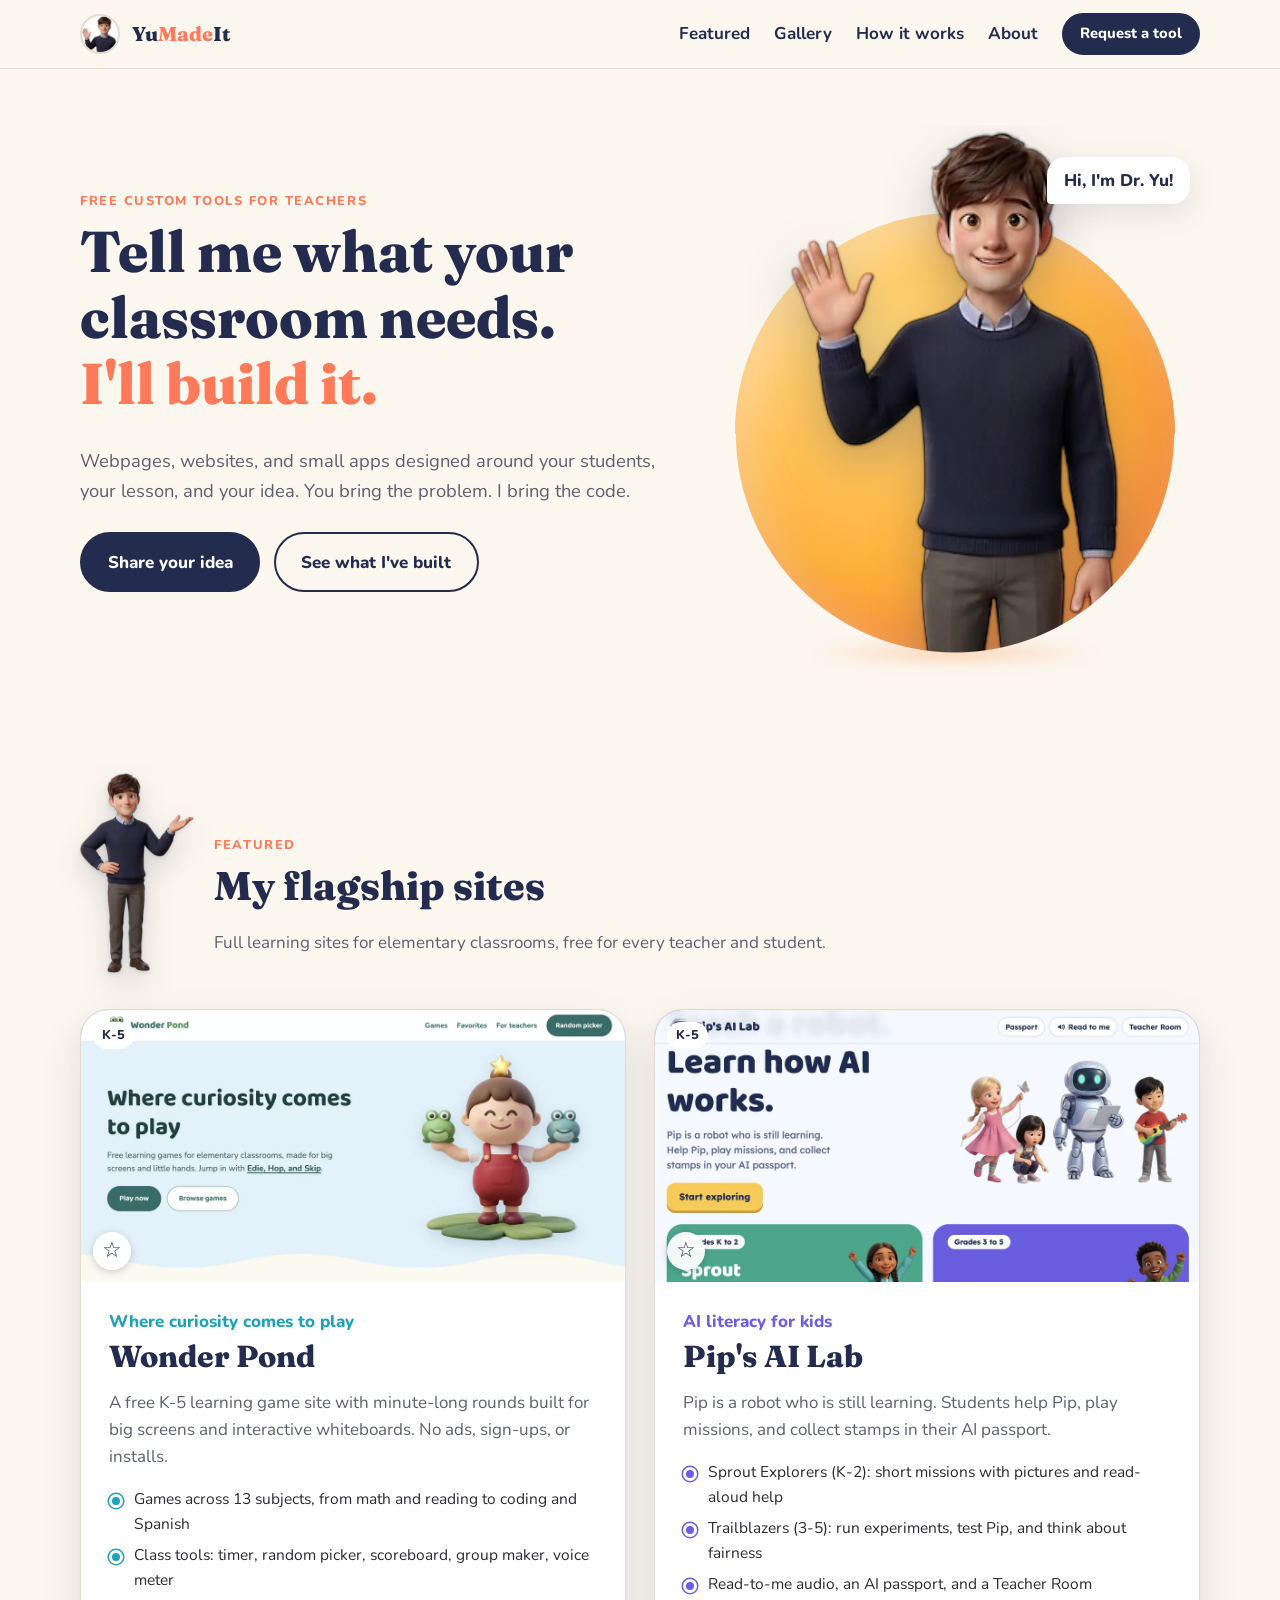
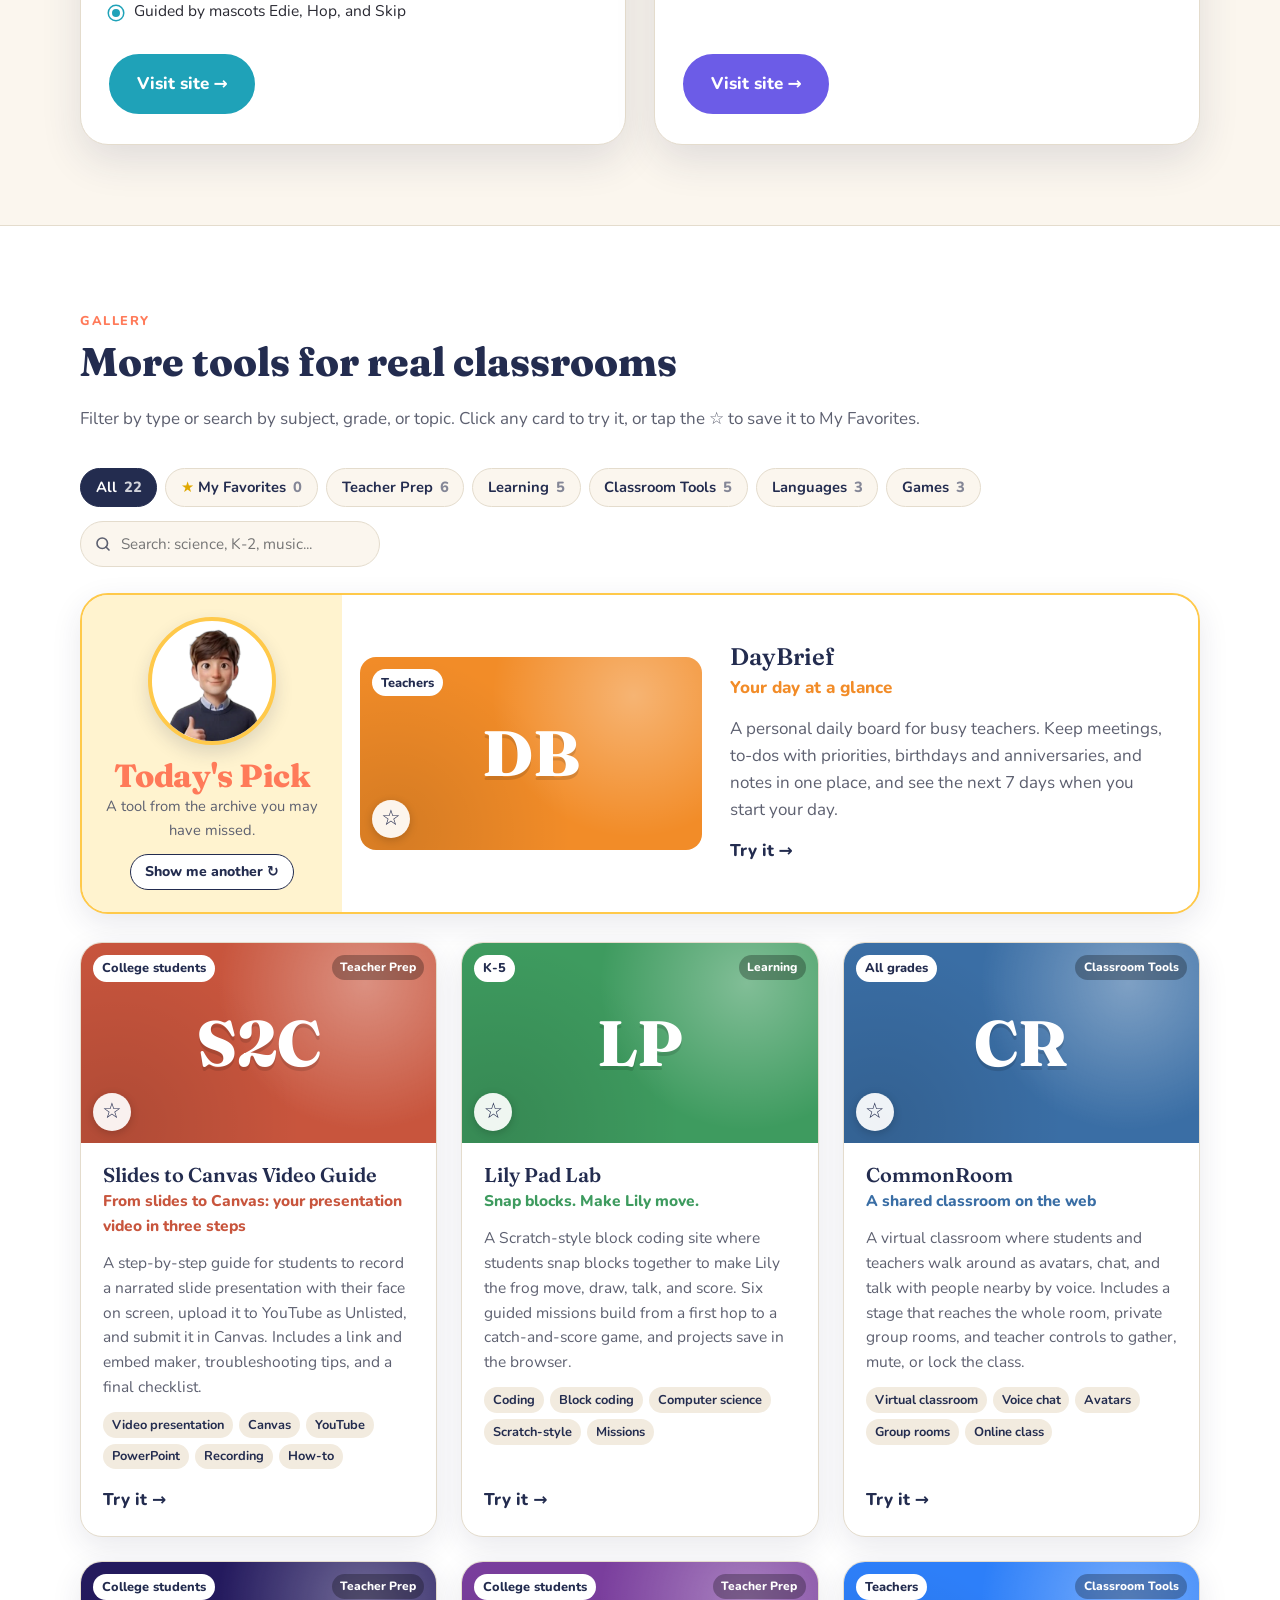
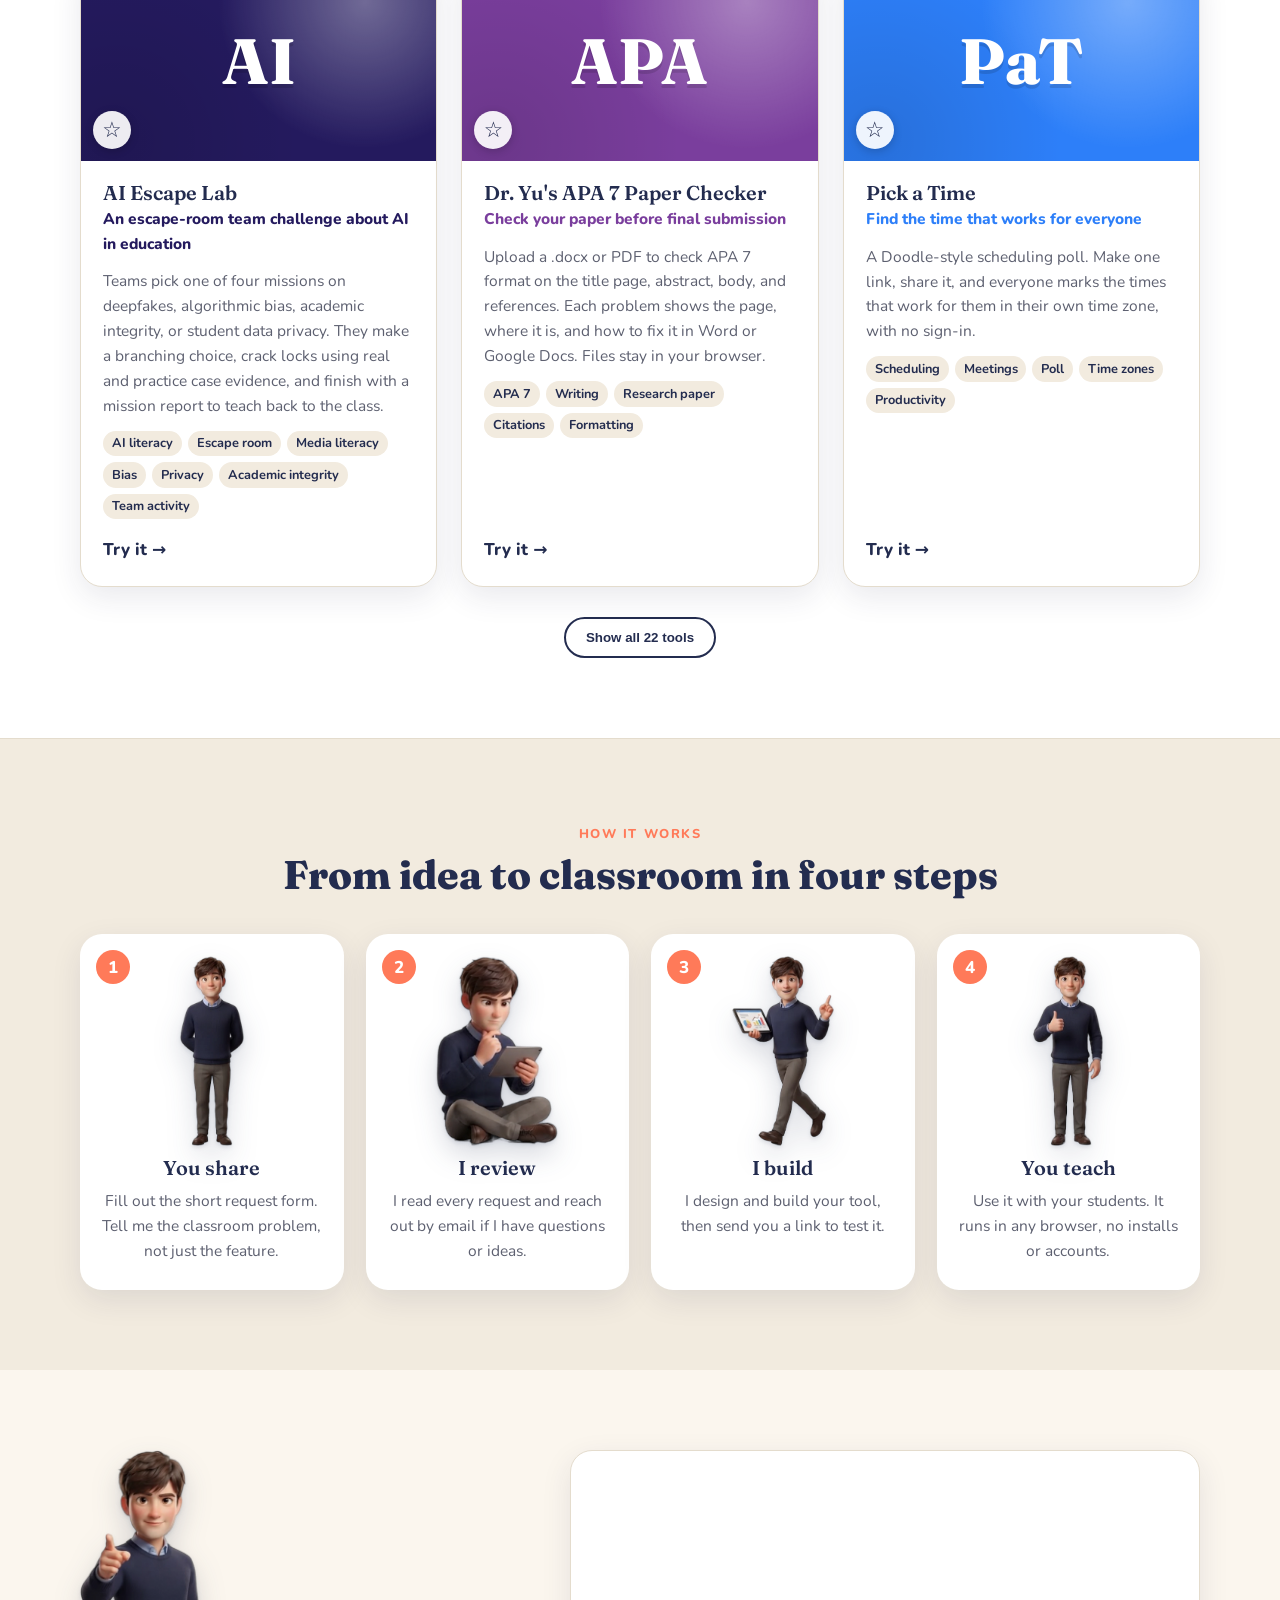
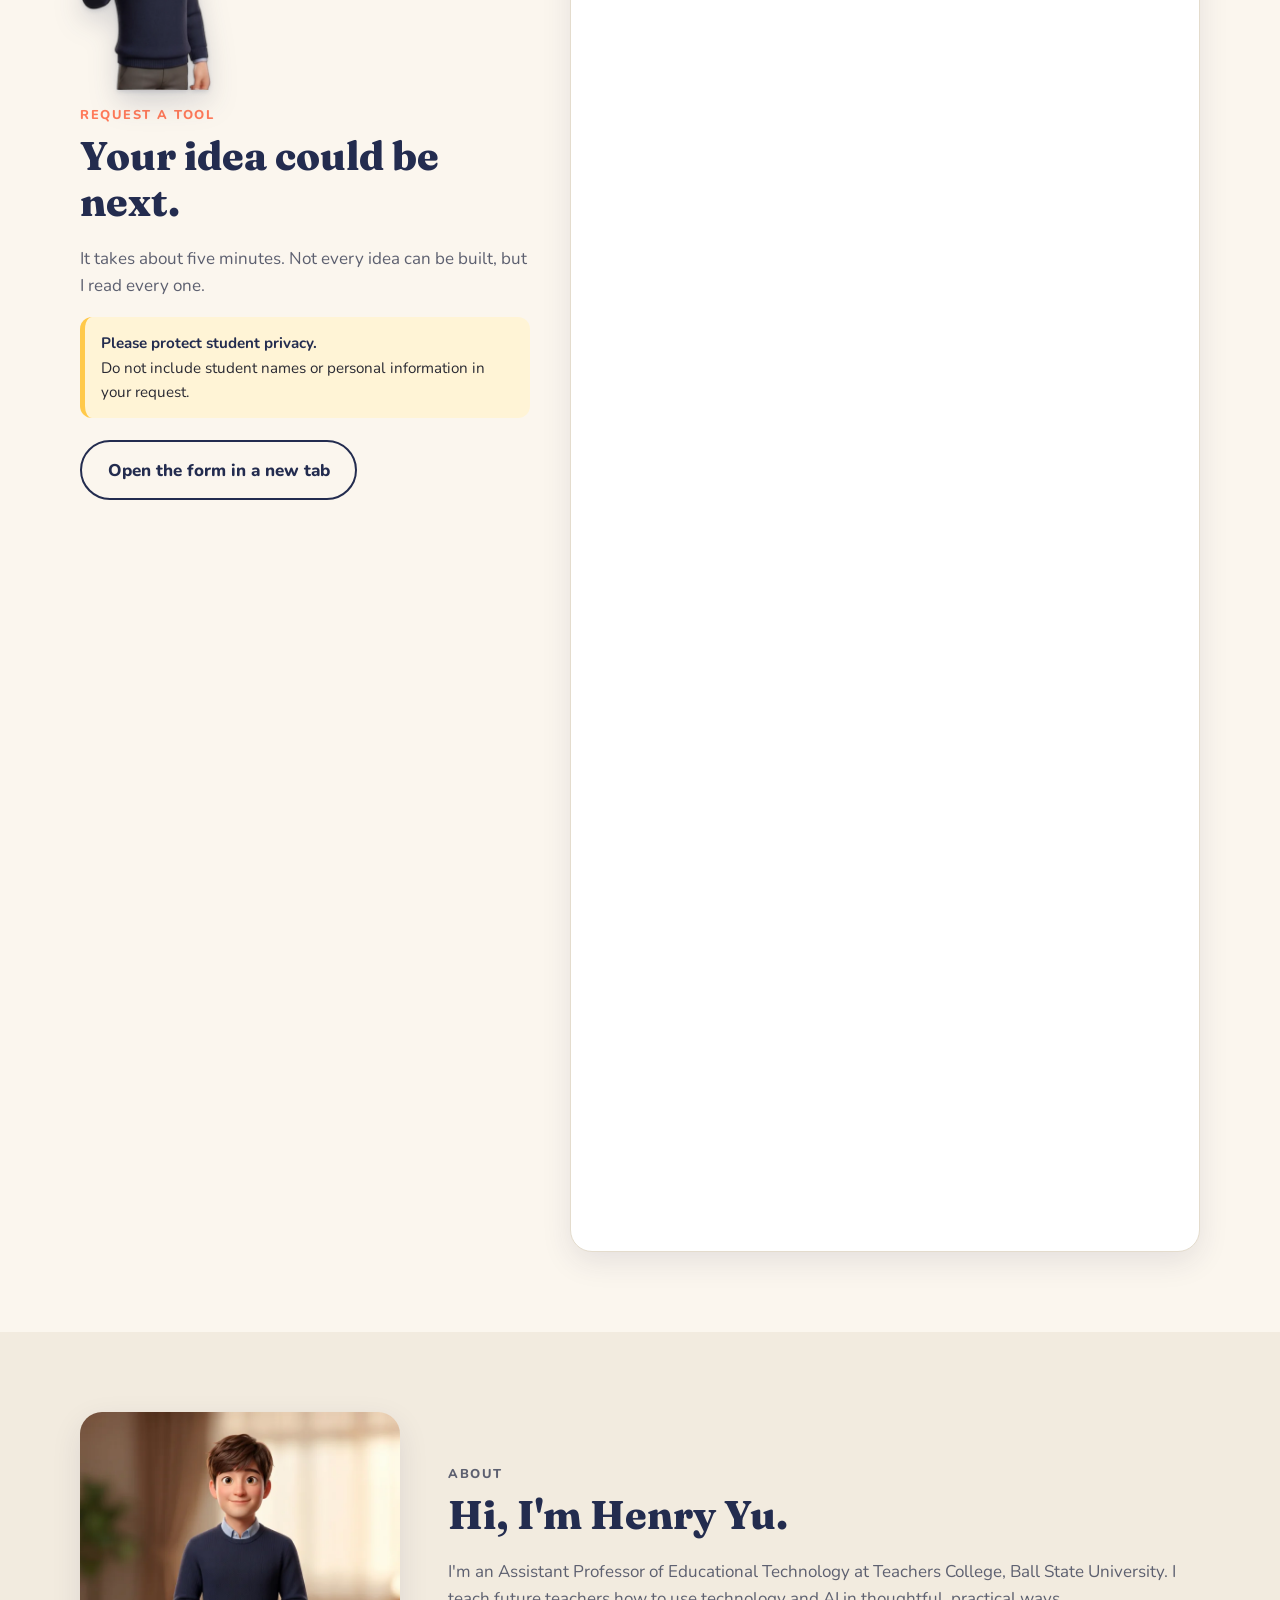
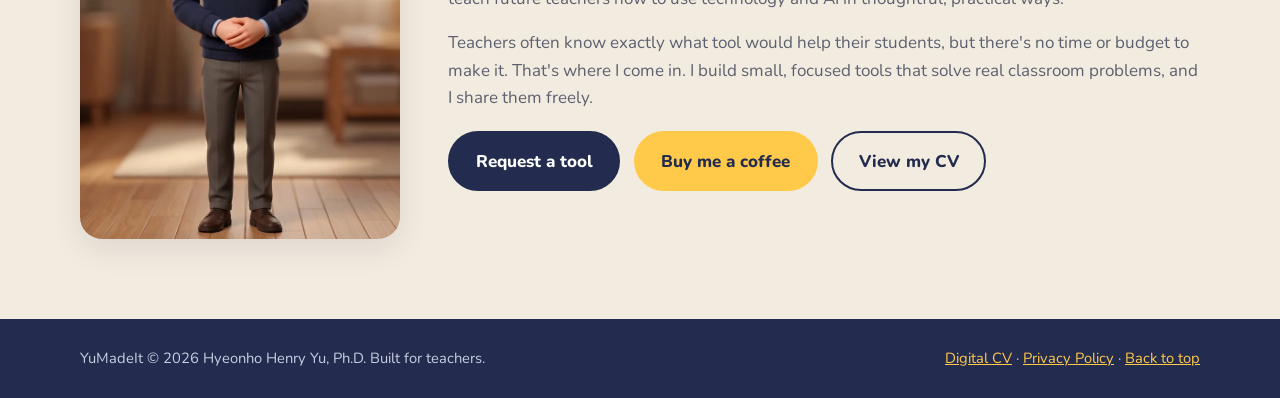
<file: index.html>
<!DOCTYPE html>
<html lang="en">
<head>
  <meta charset="UTF-8" />
  <meta name="viewport" content="width=device-width, initial-scale=1.0" />
  <title>YuMadeIt | Custom web tools for teachers by Dr. Yu</title>
  <meta name="description" content="Tell Dr. Yu what your classroom needs. He builds free webpages, websites, and apps for teachers." />
  <meta property="og:title" content="YuMadeIt" />
  <meta property="og:site_name" content="YuMadeIt" />
  <meta property="og:description" content="Custom web tools built for real classrooms." />
  <meta property="og:image" content="assets/avatar/wave.webp" />
  <link rel="icon" href="assets/avatar/wave.webp" />
  <link rel="preconnect" href="https://fonts.googleapis.com" />
  <link rel="preconnect" href="https://fonts.gstatic.com" crossorigin />
  <link href="https://fonts.googleapis.com/css2?family=Fraunces:opsz,wght@9..144,600;9..144,800&family=Nunito:wght@400;600;700;800&display=swap" rel="stylesheet" />
  <link rel="stylesheet" href="styles.css?v=20261119g" />
  <script async src="https://pagead2.googlesyndication.com/pagead/js/adsbygoogle.js?client=ca-pub-1013894228460402"
     crossorigin="anonymous"></script>
</head>
<body>

  <header class="nav">
    <div class="wrap nav-inner">
      <a href="#top" class="brand">
        <img src="assets/avatar/wave.webp" alt="" class="brand-face" />
        <span><b class="brand-yu">Yu</b><b>Made</b><b class="brand-it">It</b></span>
      </a>
      <nav class="nav-links" aria-label="Main">
        <a href="#featured">Featured</a>
        <a href="#gallery">Gallery</a>
        <a href="#how">How it works</a>
        <a href="#about">About</a>
        <a href="#request" class="btn btn-small">Request a tool</a>
      </nav>
    </div>
  </header>

  <main id="top">

    <!-- HERO -->
    <section class="hero">
      <div class="wrap hero-inner">
        <div class="hero-text">
          <p class="eyebrow">Free custom tools for teachers</p>
          <h1>Tell me what your classroom needs.<br /><span class="hl">I'll build it.</span></h1>
          <p class="lead">Webpages, websites, and small apps designed around your students, your lesson, and your idea. You bring the problem. I bring the code.</p>
          <div class="hero-cta">
            <a href="#request" class="btn">Share your idea</a>
            <a href="#gallery" class="btn btn-ghost">See what I've built</a>
          </div>
        </div>
        <div class="hero-art">
          <div class="hero-figure">
            <div class="blob"></div>
            <img src="assets/avatar/wave.webp" alt="Cartoon Dr. Yu waving hello" class="avatar avatar-hero" />
          </div>
          <div class="bubble">Hi, I'm Dr. Yu!</div>
        </div>
      </div>
    </section>

    <!-- FEATURED -->
    <section id="featured" class="section">
      <div class="wrap">
        <div class="section-head with-avatar">
          <img src="assets/avatar/present.webp" alt="" class="avatar avatar-side" />
          <div>
            <p class="eyebrow">Featured</p>
            <h2>My flagship sites</h2>
            <p class="sub">Full learning sites for elementary classrooms, free for every teacher and student.</p>
          </div>
        </div>
        <div id="featured-grid" class="featured"></div>
      </div>
    </section>

    <!-- GALLERY -->
    <section id="gallery" class="section section-soft">
      <div class="wrap">
        <div class="section-head">
          <p class="eyebrow">Gallery</p>
          <h2>More tools for real classrooms</h2>
          <p class="sub">Filter by type or search by subject, grade, or topic. Click any card to try it, or tap the &#9734; to save it to My Favorites.</p>
        </div>
        <div class="toolbar">
          <div id="chips" class="chips" role="group" aria-label="Filter by type"></div>
          <label class="search">
            <span class="sr-only">Search tools</span>
            <svg viewBox="0 0 24 24" aria-hidden="true"><circle cx="11" cy="11" r="7"/><path d="M20 20l-4-4"/></svg>
            <input id="search" type="search" placeholder="Search: science, K-2, music..." />
          </label>
        </div>
        <div id="pick" class="pick" hidden></div>
        <div id="gallery-grid" class="grid"></div>
        <p id="empty" class="empty" hidden>No tools match that yet. <a href="#request">Request one?</a></p>
        <div class="more-wrap"><button id="more" type="button" class="btn btn-ghost" hidden>Show all</button></div>
      </div>
    </section>

    <!-- HOW IT WORKS -->
    <section id="how" class="section section-tint">
      <div class="wrap">
        <div class="section-head center">
          <p class="eyebrow">How it works</p>
          <h2>From idea to classroom in four steps</h2>
        </div>
        <ol class="steps">
          <li class="step">
            <img src="assets/avatar/standing.webp" alt="" class="avatar avatar-step" />
            <span class="step-num">1</span>
            <h3>You share</h3>
            <p>Fill out the short request form. Tell me the classroom problem, not just the feature.</p>
          </li>
          <li class="step">
            <img src="assets/avatar/thinking.webp" alt="" class="avatar avatar-step" />
            <span class="step-num">2</span>
            <h3>I review</h3>
            <p>I read every request and reach out by email if I have questions or ideas.</p>
          </li>
          <li class="step">
            <img src="assets/avatar/tablet-walk.webp" alt="" class="avatar avatar-step" />
            <span class="step-num">3</span>
            <h3>I build</h3>
            <p>I design and build your tool, then send you a link to test it.</p>
          </li>
          <li class="step">
            <img src="assets/avatar/thumbsup.webp" alt="" class="avatar avatar-step" />
            <span class="step-num">4</span>
            <h3>You teach</h3>
            <p>Use it with your students. It runs in any browser, no installs or accounts.</p>
          </li>
        </ol>
      </div>
    </section>

    <!-- REQUEST -->
    <section id="request" class="section">
      <div class="wrap request">
        <div class="request-side">
          <img src="assets/avatar/point.webp" alt="Cartoon Dr. Yu pointing at you" class="avatar avatar-point" />
          <p class="eyebrow">Request a tool</p>
          <h2>Your idea could be next.</h2>
          <p class="sub">It takes about five minutes. Not every idea can be built, but I read every one.</p>
          <div class="notice">
            <strong>Please protect student privacy.</strong>
            Do not include student names or personal information in your request.
          </div>
          <a class="btn btn-ghost" href="https://forms.gle/5sB7YiERwMZtrbUZ9" target="_blank" rel="noopener">Open the form in a new tab</a>
        </div>
        <div class="form-card">
          <iframe
            src="https://docs.google.com/forms/d/e/1FAIpQLSd6McnI4fqa5qidPjT3ZwpvSJgH-VtWT0Q7bZCrV_3qWx8x0Q/viewform?embedded=true"
            title="Tool request form"
            loading="lazy">Loading the form...</iframe>
        </div>
      </div>
    </section>

    <!-- ABOUT -->
    <section id="about" class="section section-tint">
      <div class="wrap about">
        <img src="assets/avatar/portrait.webp" alt="Cartoon portrait of Dr. Yu" class="about-img" />
        <div>
          <p class="eyebrow">About</p>
          <h2>Hi, I'm Henry Yu.</h2>
          <p>I'm an Assistant Professor of Educational Technology at Teachers College, Ball State University. I teach future teachers how to use technology and AI in thoughtful, practical ways.</p>
          <p>Teachers often know exactly what tool would help their students, but there's no time or budget to make it. That's where I come in. I build small, focused tools that solve real classroom problems, and I share them freely.</p>
          <div class="about-cta">
            <a href="#request" class="btn">Request a tool</a>
            <a href="https://buymeacoffee.com/henryyu" class="btn btn-coffee" target="_blank" rel="noopener">Buy me a coffee</a>
            <a href="https://hyeonhoyu.github.io/Henryville/" class="btn btn-ghost" target="_blank" rel="noopener">View my CV</a>
          </div>
        </div>
      </div>
    </section>

  </main>

  <footer class="footer">
    <div class="wrap footer-inner">
      <p>YuMadeIt &copy; <span id="year"></span> Hyeonho Henry Yu, Ph.D. Built for teachers.</p>
      <p><a href="https://hyeonhoyu.github.io/Henryville/" target="_blank" rel="noopener">Digital CV</a> &middot; <a href="privacy.html">Privacy Policy</a> &middot; <a href="#top">Back to top</a></p>
    </div>
  </footer>

  <script src="projects.js?v=20261120a"></script>
  <script src="script.js?v=20261120a"></script>
</body>
</html>
</file>
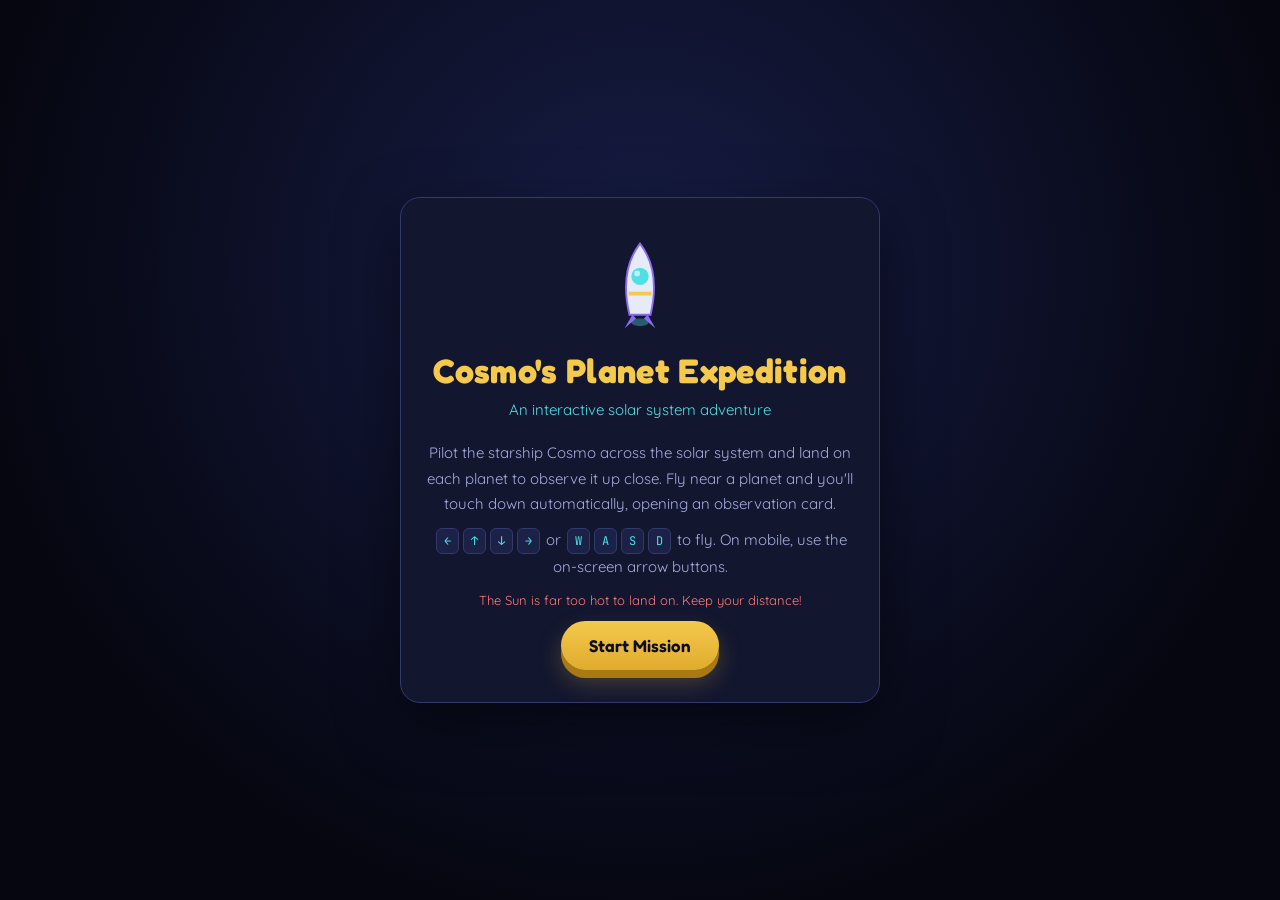
<file: cosmo/index.html>
<!doctype html>
<html lang="en">
<head>
<meta charset="utf-8">
<meta name="viewport" content="width=device-width, initial-scale=1, viewport-fit=cover">
<title>Cosmo's Planet Expedition</title>
<link rel="stylesheet" href="https://fonts.googleapis.com/css2?family=Fredoka:wght@500;600;700&family=Quicksand:wght@400;500;600&family=JetBrains+Mono:wght@400;600;700&display=swap">
<style>
  [hidden]{display:none!important;}
  :root{
    --void:#05060f;
    --void-2:#0a0e22;
    --panel:#12163096;
    --panel-solid:#12162f;
    --panel-border:#33396b;
    --text:#eef1ff;
    --text-dim:#a7aede;
    --cyan:#4fe0e6;
    --gold:#f4c94c;
    --violet:#8b6bf2;
    --danger:#ff7a7a;
    --good:#5be08a;
  }
  *{box-sizing:border-box;}
  html,body{height:100%;margin:0;}
  body{
    background:var(--void);
    color:var(--text);
    font-family:'Quicksand','Segoe UI',sans-serif;
    overflow:hidden;
    -webkit-tap-highlight-color:transparent;
  }
  h1,h2,.display{font-family:'Fredoka','Quicksand',sans-serif;letter-spacing:.01em;}
  #app{position:relative;width:100%;height:100%;overflow:hidden;background:var(--void);}
  canvas{display:block;}
  #gameCanvas{position:absolute;inset:0;width:100%;height:100%;touch-action:none;}

  /* ---------- overlays (start / complete) ---------- */
  .overlay{
    position:absolute;inset:0;z-index:40;
    display:flex;align-items:center;justify-content:center;
    background:radial-gradient(ellipse at 50% 30%, #171d46 0%, #05060f 75%);
    padding:24px 16px;
    text-align:center;
  }
  .overlay-card{
    max-width:480px;width:100%;
    background:var(--panel-solid);
    border:1px solid var(--panel-border);
    border-radius:20px;
    padding:32px 24px;
    box-shadow:0 20px 60px rgba(0,0,0,.5);
  }
  .overlay-card h1{font-size:clamp(24px,6vw,34px);margin:0 0 6px;color:var(--gold);text-wrap:balance;}
  .overlay-card .sub{color:var(--cyan);font-size:15px;margin:0 0 18px;}
  .overlay-card p{color:var(--text-dim);line-height:1.7;font-size:15px;margin:0 0 10px;}
  .ship-preview{width:96px;height:96px;margin:6px auto 14px;}
  .btn{
    appearance:none;border:none;cursor:pointer;
    font-family:'Fredoka',sans-serif;font-weight:600;font-size:17px;color:#0c0e1c;
    background:linear-gradient(180deg,var(--gold),#e0ab2e);
    padding:14px 28px;border-radius:999px;
    box-shadow:0 8px 0 #a97a12, 0 12px 24px rgba(244,201,76,.25);
    transition:transform .08s ease;
  }
  .btn:active{transform:translateY(6px);box-shadow:0 2px 0 #a97a12;}
  .key{
    display:inline-block;min-width:22px;padding:2px 7px;margin:0 2px;
    border:1px solid var(--panel-border);border-radius:6px;
    background:#1c2148;font-family:'JetBrains Mono',monospace;font-size:12px;color:var(--cyan);
  }

  /* ---------- HUD ---------- */
  #hud{
    position:absolute;top:0;left:0;right:0;z-index:20;
    display:flex;align-items:flex-start;justify-content:space-between;gap:10px;
    padding:calc(12px + env(safe-area-inset-top,0px)) 12px 0;
    pointer-events:none;
  }
  #missionLog{
    display:flex;gap:6px;flex-wrap:wrap;max-width:62%;
    background:var(--panel);backdrop-filter:blur(6px);
    border:1px solid var(--panel-border);border-radius:14px;
    padding:8px 10px;pointer-events:auto;
  }
  .log-dot{
    width:26px;height:26px;border-radius:50%;position:relative;flex:none;
    border:2px solid rgba(255,255,255,.15);
    display:flex;align-items:center;justify-content:center;
    font-size:12px;color:#0c0e1c;font-family:'JetBrains Mono',monospace;font-weight:700;
    opacity:.45;filter:grayscale(.6);
  }
  .log-dot.visited{opacity:1;filter:none;box-shadow:0 0 10px currentColor;}
  .log-dot.visited::after{
    content:"";position:absolute;inset:-4px;border-radius:50%;
    border:2px solid var(--good);
  }
  #minimapWrap{
    background:var(--panel);backdrop-filter:blur(6px);
    border:1px solid var(--panel-border);border-radius:14px;
    padding:6px;pointer-events:auto;flex:none;
  }
  #minimapCanvas{display:block;border-radius:8px;background:#080a1a;}

  #toast{
    position:absolute;left:50%;top:calc(14px + env(safe-area-inset-top,0px));
    transform:translate(-50%,-140%);
    background:#241a12;border:1px solid #6b4a1c;color:#ffd9a0;
    font-size:14px;padding:10px 18px;border-radius:999px;
    z-index:30;transition:transform .25s ease;pointer-events:none;
    max-width:88vw;text-align:center;
  }
  #toast.show{transform:translate(-50%,0);}

  #destPointer{
    position:absolute;z-index:15;pointer-events:none;
    display:flex;flex-direction:column;align-items:center;gap:2px;
    transform:translate(-50%,-50%);
  }
  #destPointer .arrow{
    width:0;height:0;border-left:10px solid transparent;border-right:10px solid transparent;
    border-bottom:16px solid var(--gold);filter:drop-shadow(0 0 4px rgba(244,201,76,.6));
  }
  #destPointer .label{
    font-size:11px;background:rgba(10,12,30,.75);padding:2px 8px;border-radius:8px;
    color:var(--gold);white-space:nowrap;font-family:'JetBrains Mono',monospace;
  }

  /* ---------- touch controls ---------- */
  #touchControls{
    position:absolute;left:0;right:0;bottom:0;z-index:20;
    display:flex;justify-content:center;
    padding:0 16px calc(18px + env(safe-area-inset-bottom,0px));
    pointer-events:none;
  }
  #dpad{
    display:grid;grid-template-columns:56px 56px 56px;grid-template-rows:56px 56px 56px;
    gap:6px;pointer-events:auto;opacity:.9;
  }
  #dpad button{
    appearance:none;border:1px solid var(--panel-border);
    background:var(--panel-solid);color:var(--cyan);border-radius:14px;
    font-size:20px;display:flex;align-items:center;justify-content:center;
    user-select:none;
  }
  #dpad button:active{background:#1e2350;}
  #dpad .up{grid-column:2;grid-row:1;}
  #dpad .left{grid-column:1;grid-row:2;}
  #dpad .right{grid-column:3;grid-row:2;}
  #dpad .down{grid-column:2;grid-row:3;}

  /* ---------- modal ---------- */
  .modal{
    position:absolute;inset:0;z-index:50;
    display:flex;align-items:flex-end;justify-content:center;
    background:rgba(3,4,12,.72);
    padding:0;
  }
  @media (min-width:640px){
    .modal{align-items:center;padding:24px;}
  }
  .modal-card{
    width:100%;max-width:520px;max-height:92vh;overflow-y:auto;
    background:var(--panel-solid);border:1px solid var(--panel-border);
    border-radius:22px 22px 0 0;
    padding:22px 20px calc(22px + env(safe-area-inset-bottom,0px));
    position:relative;
  }
  @media (min-width:640px){ .modal-card{border-radius:22px;} }
  #closeModal{
    position:absolute;top:14px;right:14px;
    width:32px;height:32px;border-radius:50%;border:1px solid var(--panel-border);
    background:#1a1f44;color:var(--text);font-size:16px;line-height:1;cursor:pointer;
  }
  .portrait{width:104px;height:104px;border-radius:50%;margin:4px auto 14px;position:relative;}
  .portrait.ring::before{
    content:"";position:absolute;left:50%;top:50%;
    width:170px;height:44px;border:6px solid rgba(255,255,255,.28);
    border-radius:50%;transform:translate(-50%,-50%) rotate(-14deg);
    z-index:-1;
  }
  .modal-card h2{font-size:24px;margin:0 0 2px;text-align:center;color:var(--gold);}
  .sub-line{text-align:center;color:var(--text-dim);font-size:14px;margin:0 0 16px;}
  .badge{
    display:inline-block;font-size:11px;padding:3px 10px;border-radius:999px;
    background:rgba(139,107,242,.18);color:var(--violet);border:1px solid rgba(139,107,242,.4);
    margin:0 auto 14px;display:block;width:fit-content;font-family:'JetBrains Mono',monospace;
  }
  .stat-grid{
    display:grid;grid-template-columns:1fr 1fr;gap:8px 10px;
    margin-bottom:16px;
  }
  .stat{
    background:#0d1130;border:1px solid var(--panel-border);border-radius:12px;
    padding:9px 11px;
  }
  .stat .k{font-size:11px;color:var(--text-dim);margin-bottom:3px;}
  .stat .v{font-family:'JetBrains Mono',monospace;font-variant-numeric:tabular-nums;font-size:14px;color:var(--cyan);}
  .facts{display:flex;flex-direction:column;gap:10px;margin-bottom:18px;}
  .fact{
    background:#0d1130;border-left:3px solid var(--gold);border-radius:0 12px 12px 0;
    padding:10px 12px;font-size:14px;line-height:1.65;color:var(--text);
  }
  .modal-actions{display:flex;justify-content:center;}

  /* ---------- planet portrait color classes ---------- */
  .planet-mercury{background:radial-gradient(circle at 32% 30%, #cfc2b8, #9b8f86 55%, #5c534c);}
  .planet-venus{background:radial-gradient(circle at 32% 30%, #ffe9b8, #e8c27a 55%, #a3773a);}
  .planet-earth{background:radial-gradient(circle at 32% 30%, #6fd08c, #3a7bd5 55%, #1b3a63);}
  .planet-mars{background:radial-gradient(circle at 32% 30%, #e8794a, #c1440e 55%, #6e2506);}
  .planet-jupiter{background:radial-gradient(circle at 32% 30%, #f0d3a8, #d9a066 45%, #b97a4b 70%, #7a4a26);}
  .planet-saturn{background:radial-gradient(circle at 32% 30%, #f7e6bd, #e3c98f 55%, #a3854f);}
  .planet-uranus{background:radial-gradient(circle at 32% 30%, #cdfaff, #7fd6e0 55%, #3a8f99);}
  .planet-neptune{background:radial-gradient(circle at 32% 30%, #7f9cff, #3557d1 55%, #17307a);}
  .planet-pluto{background:radial-gradient(circle at 32% 30%, #efe3d6, #cbb9a8 55%, #7c6a5a);}

  @media (max-width:420px){
    .stat-grid{grid-template-columns:1fr;}
    #missionLog{max-width:56%;}
  }
</style>

</head>
<body>
<div id="app">
  <canvas id="gameCanvas"></canvas>

  <div id="hud">
    <div id="missionLog"></div>
    <div id="minimapWrap"><canvas id="minimapCanvas" width="150" height="96"></canvas></div>
  </div>

  <div id="destPointer" hidden><div class="arrow"></div><div class="label" id="destLabel"></div></div>
  <div id="toast"></div>

  <div id="touchControls">
    <div id="dpad">
      <button class="up" data-dir="up" aria-label="up">^</button>
      <button class="left" data-dir="left" aria-label="left">&lt;</button>
      <button class="right" data-dir="right" aria-label="right">&gt;</button>
      <button class="down" data-dir="down" aria-label="down">v</button>
    </div>
  </div>

  <div id="startScreen" class="overlay">
    <div class="overlay-card">
      <svg class="ship-preview" viewBox="0 0 100 100" aria-hidden="true">
        <ellipse cx="50" cy="90" rx="9" ry="4" fill="#4fe0e6" opacity="0.35"/>
        <path d="M42 82 L34 96 L46 86 Z" fill="#8b6bf2"/>
        <path d="M58 82 L66 96 L54 86 Z" fill="#8b6bf2"/>
        <path d="M50 8 C64 26 68 52 61 82 L39 82 C32 52 36 26 50 8 Z" fill="#e7eaf7" stroke="#8b6bf2" stroke-width="2"/>
        <rect x="38" y="58" width="24" height="4" fill="#f4c94c"/>
        <circle cx="50" cy="42" r="9" fill="#4fe0e6"/>
        <circle cx="47" cy="39" r="3" fill="#ffffff" opacity="0.6"/>
      </svg>
      <h1>Cosmo's Planet Expedition</h1>
      <p class="sub">An interactive solar system adventure</p>
      <p>Pilot the starship Cosmo across the solar system and land on each planet to observe it up close. Fly near a planet and you'll touch down automatically, opening an observation card.</p>
      <p><span class="key">&larr;</span><span class="key">&uarr;</span><span class="key">&darr;</span><span class="key">&rarr;</span> or <span class="key">W</span><span class="key">A</span><span class="key">S</span><span class="key">D</span> to fly. On mobile, use the on-screen arrow buttons.</p>
      <p style="color:var(--danger);font-size:13px;">The Sun is far too hot to land on. Keep your distance!</p>
      <button class="btn" id="startBtn">Start Mission</button>
    </div>
  </div>

  <div id="completeScreen" class="overlay" hidden>
    <div class="overlay-card">
      <h1>Mission Complete!</h1>
      <p class="sub">All planets observed</p>
      <p>Great work! You and Cosmo have visited all 8 planets of the solar system. Track down Pluto too and you'll complete the bonus mission.</p>
      <button class="btn" id="restartBtn">Explore Again</button>
    </div>
  </div>

  <div id="planetModal" class="modal" hidden>
    <div class="modal-card">
      <button id="closeModal" aria-label="close">&times;</button>
      <div id="dwarfBadge" class="badge" hidden>Dwarf Planet</div>
      <div class="portrait" id="portrait"></div>
      <h2 id="modalName"></h2>
      <p class="sub-line" id="modalSubLine"></p>
      <div class="stat-grid" id="statGrid"></div>
      <div class="facts" id="factsList"></div>
      <div class="modal-actions"><button class="btn" id="launchBtn">Launch</button></div>
    </div>
  </div>
</div>

<script>
(function(){
  "use strict";

  /* ============ DATA ============ */
  var WORLD_W = 8600, WORLD_H = 1800;

  var SUN = { x:300, y:900, r:130,
    base:'#ffd23f', light:'#fff3b0', glow:'#ff8a1e' };

  var PLANETS = [
    { id:'mercury', nameEn:'Mercury', x:1000,y:650, r:34, ring:false,
      base:'#9b8f86', light:'#cfc2b8', dark:'#5c534c',
      order:1, diameter:'4,880 km (0.38x Earth)', dist:'58 million km (0.39 AU)',
      moons:'0', day:'176 Earth days', year:'88 days',
      facts:['As the closest planet to the Sun, temperatures swing from about 800°F (430°C) in the day to -290°F (-180°C) at night.',
             'Its surface is covered in craters, just like the Moon.']},
    { id:'venus', nameEn:'Venus', x:1650,y:1150, r:46, ring:false,
      base:'#e8c27a', light:'#ffe9b8', dark:'#a3773a',
      order:2, diameter:'12,104 km (0.95x Earth)', dist:'108 million km (0.72 AU)',
      moons:'0', day:'243 Earth days', year:'225 days',
      facts:['A thick carbon dioxide atmosphere traps heat, making Venus the hottest planet in the solar system at over 860°F (460°C).',
             'Venus spins backward compared to most planets, so the Sun rises in the west.']},
    { id:'earth', nameEn:'Earth', x:2350,y:700, r:48, ring:false,
      base:'#3a7bd5', light:'#6fd08c', dark:'#1b3a63',
      order:3, diameter:'12,756 km (reference planet)', dist:'150 million km (1 AU)',
      moons:'1 (the Moon)', day:'23.9 hours', year:'365.25 days',
      facts:['Earth is the only planet known to support life.',
             'About 71 percent of its surface is covered by oceans.']},
    { id:'mars', nameEn:'Mars', x:3050,y:1200, r:40, ring:false,
      base:'#c1440e', light:'#e8794a', dark:'#6e2506',
      order:4, diameter:'6,792 km (0.53x Earth)', dist:'228 million km (1.5 AU)',
      moons:'2 (Phobos and Deimos)', day:'24.6 hours', year:'687 days',
      facts:['Iron oxide in the soil gives Mars its reddish color, earning it the nickname the Red Planet.',
             'It is home to Olympus Mons, the largest volcano in the solar system, far taller than Mount Everest.']},
    { id:'jupiter', nameEn:'Jupiter', x:4000,y:600, r:95, ring:false, bands:true,
      base:'#d9a066', light:'#f0d3a8', dark:'#7a4a26',
      order:5, diameter:'142,984 km (11.2x Earth)', dist:'778 million km (5.2 AU)',
      moons:'115+ (and counting)', day:'9.9 hours (shortest of any planet)', year:'about 12 years',
      facts:['Jupiter is the largest planet in the solar system, big enough to fit about 1,300 Earths inside it.',
             'The Great Red Spot is a giant storm that has been raging for centuries.']},
    { id:'saturn', nameEn:'Saturn', x:5050,y:1250, r:85, ring:true, bands:true,
      base:'#e3c98f', light:'#f7e6bd', dark:'#a3854f',
      order:6, diameter:'120,536 km (9.4x Earth)', dist:'1.4 billion km (9.5 AU)',
      moons:'293+ (the most of any planet)', day:'10.7 hours', year:'29.4 years',
      facts:['Saturn’s beautiful rings are made of countless pieces of ice and rock.',
             'It is the least dense planet, so light it could float in a big enough bathtub.']},
    { id:'uranus', nameEn:'Uranus', x:6050,y:650, r:62, ring:true,
      base:'#7fd6e0', light:'#cdfaff', dark:'#3a8f99',
      order:7, diameter:'51,118 km (4x Earth)', dist:'2.9 billion km (19 AU)',
      moons:'28', day:'about 17 hours', year:'84 years',
      facts:['Uranus rotates on its side, nearly 90 degrees tilted, so it seems to roll around the Sun.',
             'Its moons are named after characters from Shakespeare and Alexander Pope.']},
    { id:'neptune', nameEn:'Neptune', x:7050,y:1150, r:60, ring:true,
      base:'#3557d1', light:'#7f9cff', dark:'#17307a',
      order:8, diameter:'49,528 km (3.9x Earth)', dist:'4.5 billion km (30 AU)',
      moons:'16', day:'about 16 hours', year:'165 years',
      facts:['Neptune has the strongest winds in the solar system, with gusts over 1,200 mph (about 2,000 km/h).',
             'Its largest moon, Triton, shoots icy geysers into space.']},
    { id:'pluto', nameEn:'Pluto', x:7900,y:800, r:26, ring:false, dwarf:true,
      base:'#cbb9a8', light:'#efe3d6', dark:'#7c6a5a',
      order:9, diameter:'2,377 km (0.19x Earth)', dist:'5.9 billion km (39.5 AU)',
      moons:'5 (largest is Charon)', day:'6.4 Earth days', year:'248 years',
      facts:['Pluto was reclassified from a planet to a dwarf planet in 2006.',
             'It has a giant heart-shaped icy plain called Tombaugh Regio.']}
  ];
  var REQUIRED_IDS = PLANETS.filter(function(p){return !p.dwarf;}).map(function(p){return p.id;});
  var ORDINAL = ['','1st','2nd','3rd','4th','5th','6th','7th','8th','9th'];

  /* ============ DOM ============ */
  var app = document.getElementById('app');
  var canvas = document.getElementById('gameCanvas');
  var ctx = canvas.getContext('2d');
  var mini = document.getElementById('minimapCanvas');
  var mctx = mini.getContext('2d');
  var missionLog = document.getElementById('missionLog');
  var toastEl = document.getElementById('toast');
  var destPointer = document.getElementById('destPointer');
  var destLabel = document.getElementById('destLabel');
  var startScreen = document.getElementById('startScreen');
  var completeScreen = document.getElementById('completeScreen');
  var startBtn = document.getElementById('startBtn');
  var restartBtn = document.getElementById('restartBtn');
  var modal = document.getElementById('planetModal');
  var closeModalBtn = document.getElementById('closeModal');
  var launchBtn = document.getElementById('launchBtn');
  var portraitEl = document.getElementById('portrait');
  var modalName = document.getElementById('modalName');
  var modalSubLine = document.getElementById('modalSubLine');
  var statGrid = document.getElementById('statGrid');
  var factsList = document.getElementById('factsList');
  var dwarfBadge = document.getElementById('dwarfBadge');

  /* ============ STATE ============ */
  var W=0,H=0;
  var cam = {x:0,y:0};
  var hero = { x:650, y:900, vx:0, vy:0, r:17, angle:0, dispAngle:0, speed:0 };
  var keys = {up:false,down:false,left:false,right:false};
  var particles = [];
  var visited = new Set();
  var gameStarted = false;
  var missionComplete = false;
  var modalOpen = false;
  var lastSunWarn = 0;
  var lastTime = null;
  var timeAcc = 0;
  var toastTimer = null;

  /* ============ STARFIELD ============ */
  function makeStars(count){
    var arr = [];
    for (var i=0;i<count;i++){
      arr.push({
        x: Math.random()*(WORLD_W+800)-400,
        y: Math.random()*(WORLD_H+800)-400,
        r: Math.random()*1.6+0.4,
        a: Math.random()*0.6+0.3,
        phase: Math.random()*Math.PI*2
      });
    }
    return arr;
  }
  var starsFar = makeStars(260);
  var starsNear = makeStars(160);

  /* ============ RESIZE ============ */
  function resize(){
    W = app.clientWidth; H = app.clientHeight;
    canvas.width = W; canvas.height = H;
  }
  window.addEventListener('resize', resize);

  /* ============ INPUT ============ */
  var KEY_MAP = {
    'ArrowUp':'up','KeyW':'up','ArrowDown':'down','KeyS':'down',
    'ArrowLeft':'left','KeyA':'left','ArrowRight':'right','KeyD':'right'
  };
  window.addEventListener('keydown', function(e){
    var d = KEY_MAP[e.code]; if (d){ keys[d]=true; e.preventDefault(); }
  });
  window.addEventListener('keyup', function(e){
    var d = KEY_MAP[e.code]; if (d){ keys[d]=false; e.preventDefault(); }
  });
  Array.prototype.forEach.call(document.querySelectorAll('#dpad button'), function(btn){
    var dir = btn.getAttribute('data-dir');
    var on = function(ev){ ev.preventDefault(); keys[dir]=true; };
    var off = function(ev){ ev.preventDefault(); keys[dir]=false; };
    btn.addEventListener('pointerdown', on);
    btn.addEventListener('pointerup', off);
    btn.addEventListener('pointerleave', off);
    btn.addEventListener('pointercancel', off);
  });

  /* ============ TOAST ============ */
  function showToast(msg, ms){
    toastEl.textContent = msg;
    toastEl.classList.add('show');
    clearTimeout(toastTimer);
    toastTimer = setTimeout(function(){ toastEl.classList.remove('show'); }, ms||2200);
  }

  /* ============ MISSION LOG ============ */
  function buildMissionLog(){
    missionLog.innerHTML = '';
    PLANETS.forEach(function(p){
      var d = document.createElement('div');
      d.className = 'log-dot' + (visited.has(p.id) ? ' visited':'');
      d.style.background = p.base;
      d.style.color = p.base;
      d.title = p.nameEn + (p.dwarf ? ' (bonus)':'');
      d.textContent = visited.has(p.id) ? '✓' : (p.dwarf ? '+' : String(p.order));
      missionLog.appendChild(d);
    });
  }

  /* ============ PHYSICS ============ */
  var ACCEL = 780, MAX_SPEED = 480, DRAG = 2.2;

  function updateHero(dt){
    if (modalOpen) return;
    var ax=0, ay=0;
    if (keys.up) ay -= 1;
    if (keys.down) ay += 1;
    if (keys.left) ax -= 1;
    if (keys.right) ax += 1;
    var moving = ax!==0 || ay!==0;
    if (moving){
      var len = Math.sqrt(ax*ax+ay*ay);
      ax/=len; ay/=len;
      hero.vx += ax*ACCEL*dt;
      hero.vy += ay*ACCEL*dt;
    }
    var speed = Math.sqrt(hero.vx*hero.vx+hero.vy*hero.vy);

    var nearSun = distTo(SUN) < SUN.r + 90;
    var drag = nearSun ? DRAG*3.4 : DRAG;
    var dragFactor = Math.max(0, 1 - drag*dt);
    hero.vx *= dragFactor;
    hero.vy *= dragFactor;

    speed = Math.sqrt(hero.vx*hero.vx+hero.vy*hero.vy);
    if (speed > MAX_SPEED){
      hero.vx = hero.vx/speed*MAX_SPEED;
      hero.vy = hero.vy/speed*MAX_SPEED;
    }
    hero.x += hero.vx*dt;
    hero.y += hero.vy*dt;
    hero.x = Math.max(hero.r, Math.min(WORLD_W-hero.r, hero.x));
    hero.y = Math.max(hero.r, Math.min(WORLD_H-hero.r, hero.y));

    hero.speed = speed;
    if (speed > 14){
      hero.angle = Math.atan2(hero.vy, hero.vx);
    }
    var diff = hero.angle - hero.dispAngle;
    while (diff > Math.PI) diff -= Math.PI*2;
    while (diff < -Math.PI) diff += Math.PI*2;
    hero.dispAngle += diff * Math.min(1, dt*8);

    if (moving && !nearSun){
      for (var i=0;i<2;i++){
        particles.push({
          x: hero.x - Math.cos(hero.dispAngle)*18,
          y: hero.y - Math.sin(hero.dispAngle)*18,
          vx: -Math.cos(hero.dispAngle)*90 + (Math.random()-0.5)*70,
          vy: -Math.sin(hero.dispAngle)*90 + (Math.random()-0.5)*70,
          life: 0.5, maxLife:0.5,
          size: Math.random()*3+2
        });
      }
    }
    if (nearSun){
      var now = performance.now();
      if (now - lastSunWarn > 2500){
        lastSunWarn = now;
        showToast('Too hot to land on the Sun! Back away.', 2200);
      }
    }
  }

  function updateParticles(dt){
    for (var i=particles.length-1;i>=0;i--){
      var p = particles[i];
      p.life -= dt;
      if (p.life<=0){ particles.splice(i,1); continue; }
      p.x += p.vx*dt; p.y += p.vy*dt;
    }
  }

  function distTo(obj){
    return Math.sqrt((hero.x-obj.x)*(hero.x-obj.x) + (hero.y-obj.y)*(hero.y-obj.y));
  }

  function checkLanding(){
    if (modalOpen || !gameStarted) return;
    for (var i=0;i<PLANETS.length;i++){
      var p = PLANETS[i];
      var d = distTo(p);
      if (d < p.r + hero.r + 6){
        openPlanet(p);
        return;
      }
    }
  }

  /* ============ CAMERA ============ */
  function updateCamera(){
    var tx = hero.x - W/2, ty = hero.y - H/2;
    tx = Math.max(0, Math.min(WORLD_W - W, tx));
    ty = Math.max(0, Math.min(WORLD_H - H, ty));
    if (WORLD_W < W) tx = (WORLD_W - W)/2;
    if (WORLD_H < H) ty = (WORLD_H - H)/2;
    cam.x = tx; cam.y = ty;
  }

  /* ============ RENDER ============ */
  function drawStars(list, factor, time){
    ctx.save();
    for (var i=0;i<list.length;i++){
      var s = list[i];
      var sx = s.x - cam.x*factor, sy = s.y - cam.y*factor;
      if (sx< -10 || sx>W+10 || sy<-10 || sy>H+10) continue;
      var tw = 0.5 + 0.5*Math.sin(time*2 + s.phase);
      ctx.globalAlpha = s.a * (0.6+0.4*tw);
      ctx.fillStyle = '#ffffff';
      ctx.beginPath();
      ctx.arc(sx, sy, s.r, 0, Math.PI*2);
      ctx.fill();
    }
    ctx.restore();
  }

  function drawSun(time){
    var sx = SUN.x-cam.x, sy = SUN.y-cam.y;
    if (sx < -300 || sx > W+300 || sy < -300 || sy > H+300) return;
    var pulse = 1 + 0.02*Math.sin(time*2);
    var glowR = SUN.r*2.4*pulse;
    var g = ctx.createRadialGradient(sx,sy,SUN.r*0.2, sx,sy, glowR);
    g.addColorStop(0, 'rgba(255,210,63,0.55)');
    g.addColorStop(1, 'rgba(255,138,30,0)');
    ctx.fillStyle = g;
    ctx.beginPath(); ctx.arc(sx,sy,glowR,0,Math.PI*2); ctx.fill();

    var g2 = ctx.createRadialGradient(sx-SUN.r*0.3,sy-SUN.r*0.3,4, sx,sy, SUN.r*pulse);
    g2.addColorStop(0, SUN.light);
    g2.addColorStop(0.6, SUN.base);
    g2.addColorStop(1, SUN.glow);
    ctx.fillStyle = g2;
    ctx.beginPath(); ctx.arc(sx,sy,SUN.r*pulse,0,Math.PI*2); ctx.fill();
  }

  function drawPathGuide(){
    ctx.save();
    ctx.setLineDash([10,12]);
    ctx.strokeStyle = 'rgba(160,175,255,0.18)';
    ctx.lineWidth = 2;
    ctx.beginPath();
    var pts = [SUN].concat(PLANETS.filter(function(p){return !p.dwarf;}));
    for (var i=0;i<pts.length;i++){
      var x = pts[i].x-cam.x, y = pts[i].y-cam.y;
      if (i===0) ctx.moveTo(x,y); else ctx.lineTo(x,y);
    }
    ctx.stroke();
    ctx.restore();
  }

  function drawPlanet(p, time){
    var sx = p.x-cam.x, sy = p.y-cam.y;
    var pad = p.ring ? p.r*1.9 : p.r*1.3;
    if (sx < -pad-40 || sx > W+pad+40 || sy < -pad-40 || sy > H+pad+40) return;

    if (p.ring){
      ctx.save();
      ctx.translate(sx,sy);
      ctx.rotate(-0.25);
      ctx.scale(1, 0.34);
      ctx.beginPath();
      ctx.arc(0,0,p.r*1.9,0,Math.PI*2);
      ctx.strokeStyle = 'rgba(255,255,255,0.35)';
      ctx.lineWidth = p.r*0.32;
      ctx.stroke();
      ctx.restore();
    }

    var g = ctx.createRadialGradient(sx-p.r*0.3, sy-p.r*0.3, p.r*0.1, sx, sy, p.r);
    g.addColorStop(0, p.light);
    g.addColorStop(0.55, p.base);
    g.addColorStop(1, p.dark);
    ctx.fillStyle = g;
    ctx.beginPath(); ctx.arc(sx,sy,p.r,0,Math.PI*2); ctx.fill();

    if (p.bands){
      ctx.save();
      ctx.clip(new Path2D((function(){var pth=new Path2D();pth.arc(sx,sy,p.r,0,Math.PI*2);return pth;})()));
      ctx.globalAlpha = 0.25;
      ctx.fillStyle = p.dark;
      for (var b=-p.r;b<p.r;b+=p.r*0.28){
        ctx.fillRect(sx-p.r, sy+b, p.r*2, p.r*0.11);
      }
      ctx.restore();
      if (p.id==='jupiter'){
        ctx.fillStyle = 'rgba(160,60,40,0.55)';
        ctx.beginPath();
        ctx.ellipse(sx+p.r*0.25, sy+p.r*0.15, p.r*0.24, p.r*0.13, 0, 0, Math.PI*2);
        ctx.fill();
      }
    }
    if (p.id==='mercury' || p.id==='mars' || p.id==='pluto'){
      ctx.save();
      ctx.clip(new Path2D((function(){var pth=new Path2D();pth.arc(sx,sy,p.r,0,Math.PI*2);return pth;})()));
      ctx.fillStyle = 'rgba(0,0,0,0.15)';
      var craterSeeds = [[0.3,0.2,0.16],[-0.25,0.3,0.12],[0.1,-0.35,0.1],[-0.3,-0.1,0.08]];
      craterSeeds.forEach(function(c){
        ctx.beginPath();
        ctx.arc(sx+c[0]*p.r, sy+c[1]*p.r, c[2]*p.r, 0, Math.PI*2);
        ctx.fill();
      });
      ctx.restore();
    }
    if (p.id==='earth'){
      ctx.save();
      ctx.clip(new Path2D((function(){var pth=new Path2D();pth.arc(sx,sy,p.r,0,Math.PI*2);return pth;})()));
      ctx.fillStyle = '#3fae6b';
      var blobs = [[-0.2,-0.1,0.5,0.3],[0.25,0.2,0.4,0.25],[0.0,0.4,0.3,0.18]];
      blobs.forEach(function(b){
        ctx.beginPath();
        ctx.ellipse(sx+b[0]*p.r, sy+b[1]*p.r, b[2]*p.r, b[3]*p.r, 0.4, 0, Math.PI*2);
        ctx.fill();
      });
      ctx.restore();
    }

    var visitedFlag = visited.has(p.id);
    if (!visitedFlag){
      var pulse = 0.35+0.25*Math.sin(time*3+p.x);
      ctx.strokeStyle = 'rgba(244,201,76,' + pulse + ')';
      ctx.lineWidth = 3;
      ctx.beginPath();
      ctx.arc(sx,sy,p.r+10,0,Math.PI*2);
      ctx.stroke();
    } else {
      ctx.fillStyle = '#0b0e22';
      ctx.beginPath(); ctx.arc(sx+p.r*0.62, sy-p.r*0.62, 12, 0, Math.PI*2); ctx.fill();
      ctx.strokeStyle = '#5be08a'; ctx.lineWidth=2.4;
      ctx.beginPath();
      ctx.moveTo(sx+p.r*0.62-5, sy-p.r*0.62);
      ctx.lineTo(sx+p.r*0.62-1, sy-p.r*0.62+4);
      ctx.lineTo(sx+p.r*0.62+6, sy-p.r*0.62-5);
      ctx.stroke();
    }

    ctx.font = '13px Quicksand, sans-serif';
    ctx.fillStyle = 'rgba(238,241,255,0.85)';
    ctx.textAlign = 'center';
    ctx.fillText(p.nameEn, sx, sy+p.r+ (p.ring? 34:24));
  }

  function drawShip(){
    var sx = hero.x-cam.x, sy = hero.y-cam.y;

    particles.forEach(function(pt){
      var a = pt.life/pt.maxLife;
      ctx.globalAlpha = a;
      var grd = ctx.createRadialGradient(pt.x-cam.x,pt.y-cam.y,0, pt.x-cam.x,pt.y-cam.y, pt.size);
      grd.addColorStop(0,'#fff3c4');
      grd.addColorStop(1,'rgba(79,224,230,0)');
      ctx.fillStyle = grd;
      ctx.beginPath();
      ctx.arc(pt.x-cam.x, pt.y-cam.y, pt.size, 0, Math.PI*2);
      ctx.fill();
    });
    ctx.globalAlpha = 1;

    ctx.save();
    ctx.translate(sx,sy);
    ctx.rotate(hero.dispAngle);

    var thrust = Math.max(0.18, Math.min(1, hero.speed/MAX_SPEED));
    var flameLen = 8 + thrust*24;
    var flameGrad = ctx.createLinearGradient(-17,0,-17-flameLen,0);
    flameGrad.addColorStop(0, 'rgba(79,224,230,0.95)');
    flameGrad.addColorStop(0.55, 'rgba(79,224,230,0.35)');
    flameGrad.addColorStop(1, 'rgba(79,224,230,0)');
    ctx.fillStyle = flameGrad;
    ctx.beginPath();
    ctx.moveTo(-14,-4);
    ctx.lineTo(-17-flameLen, 0);
    ctx.lineTo(-14,4);
    ctx.closePath();
    ctx.fill();

    ctx.fillStyle = '#8b6bf2';
    ctx.beginPath(); ctx.moveTo(-6,-8); ctx.lineTo(-20,-18); ctx.lineTo(-9,-9); ctx.closePath(); ctx.fill();
    ctx.beginPath(); ctx.moveTo(-6,8); ctx.lineTo(-20,18); ctx.lineTo(-9,9); ctx.closePath(); ctx.fill();

    var bodyGrad = ctx.createLinearGradient(-17,-10,20,10);
    bodyGrad.addColorStop(0, '#8890c2');
    bodyGrad.addColorStop(0.5, '#e7eaf7');
    bodyGrad.addColorStop(1, '#ffffff');
    ctx.fillStyle = bodyGrad;
    ctx.strokeStyle = '#5a4bd6';
    ctx.lineWidth = 1.4;
    ctx.beginPath();
    ctx.moveTo(20,0);
    ctx.quadraticCurveTo(8,-10,-12,-9);
    ctx.quadraticCurveTo(-17,0,-12,9);
    ctx.quadraticCurveTo(8,10,20,0);
    ctx.closePath();
    ctx.fill();
    ctx.stroke();

    ctx.strokeStyle = '#f4c94c';
    ctx.lineWidth = 2;
    ctx.beginPath();
    ctx.moveTo(-11,0);
    ctx.lineTo(13,0);
    ctx.stroke();

    ctx.fillStyle = '#4fe0e6';
    ctx.beginPath(); ctx.ellipse(8,0,6,5,0,0,Math.PI*2); ctx.fill();
    ctx.fillStyle = 'rgba(255,255,255,0.55)';
    ctx.beginPath(); ctx.ellipse(9,-1.6,2.2,1.4,0,0,Math.PI*2); ctx.fill();

    ctx.restore();
  }

  function updateDestPointer(){
    var target = null, best = Infinity;
    PLANETS.forEach(function(p){
      if (visited.has(p.id)) return;
      var d = distTo(p);
      if (d<best){ best=d; target=p; }
    });
    if (!target || !gameStarted || modalOpen){ destPointer.hidden = true; return; }
    var sx = target.x-cam.x, sy = target.y-cam.y;
    var onScreen = sx>10 && sx<W-10 && sy>10 && sy<H-10;
    if (onScreen){ destPointer.hidden = true; return; }
    var cx = W/2, cy = H/2;
    var ang = Math.atan2(sy-cy, sx-cx);
    var radius = Math.min(W,H)/2 - 46;
    var px = cx + Math.cos(ang)*radius;
    var py = cy + Math.sin(ang)*radius;
    destPointer.hidden = false;
    destPointer.style.left = px+'px';
    destPointer.style.top = py+'px';
    destPointer.querySelector('.arrow').style.transform = 'rotate(' + (ang*180/Math.PI+90) + 'deg)';
    destLabel.textContent = target.nameEn;
  }

  function drawMinimap(){
    mctx.clearRect(0,0,mini.width,mini.height);
    var sx = mini.width/WORLD_W, sy = mini.height/WORLD_H;
    mctx.fillStyle = SUN.base;
    mctx.beginPath(); mctx.arc(SUN.x*sx, SUN.y*sy, 4, 0, Math.PI*2); mctx.fill();
    PLANETS.forEach(function(p){
      mctx.fillStyle = visited.has(p.id) ? '#5be08a' : p.base;
      mctx.beginPath();
      mctx.arc(p.x*sx, p.y*sy, p.dwarf?1.6:2.6, 0, Math.PI*2);
      mctx.fill();
    });
    mctx.strokeStyle = 'rgba(255,255,255,0.5)';
    mctx.lineWidth = 1;
    mctx.strokeRect(cam.x*sx, cam.y*sy, Math.min(W,WORLD_W)*sx, Math.min(H,WORLD_H)*sy);
    mctx.fillStyle = '#4fe0e6';
    mctx.beginPath(); mctx.arc(hero.x*sx, hero.y*sy, 3, 0, Math.PI*2); mctx.fill();
  }

  /* ============ MODAL ============ */
  function openPlanet(p){
    modalOpen = true;
    visited.add(p.id);
    buildMissionLog();

    portraitEl.className = 'portrait planet-' + p.id + (p.ring ? ' ring':'');
    modalName.textContent = p.nameEn;
    modalSubLine.textContent = p.dwarf ? 'Dwarf Planet' : (ORDINAL[p.order] + ' planet from the Sun');
    dwarfBadge.hidden = !p.dwarf;

    statGrid.innerHTML = '';
    var stats = [
      ['Diameter', p.diameter], ['Distance from Sun', p.dist],
      ['Moons', p.moons], ['Day length', p.day], ['Year length', p.year]
    ];
    stats.forEach(function(s){
      var el = document.createElement('div');
      el.className = 'stat';
      el.innerHTML = '<div class="k">'+s[0]+'</div><div class="v">'+s[1]+'</div>';
      statGrid.appendChild(el);
    });

    factsList.innerHTML = '';
    p.facts.forEach(function(f){
      var el = document.createElement('div');
      el.className = 'fact';
      el.textContent = f;
      factsList.appendChild(el);
    });

    modal.hidden = false;

    var dx = hero.x - p.x, dy = hero.y - p.y;
    var len = Math.sqrt(dx*dx+dy*dy) || 1;
    hero.x = p.x + dx/len*(p.r+hero.r+46);
    hero.y = p.y + dy/len*(p.r+hero.r+46);
    hero.vx = 0; hero.vy = 0;
  }

  function closePlanet(){
    modal.hidden = true;
    modalOpen = false;
    if (!missionComplete){
      var allDone = REQUIRED_IDS.every(function(id){ return visited.has(id); });
      if (allDone){
        missionComplete = true;
        setTimeout(function(){ completeScreen.hidden = false; }, 300);
      }
    }
  }
  closeModalBtn.addEventListener('click', closePlanet);
  launchBtn.addEventListener('click', closePlanet);

  restartBtn.addEventListener('click', function(){
    visited.clear();
    missionComplete = false;
    hero.x = 650; hero.y = 900; hero.vx=0; hero.vy=0;
    buildMissionLog();
    completeScreen.hidden = true;
  });

  startBtn.addEventListener('click', function(){
    gameStarted = true;
    startScreen.hidden = true;
  });

  /* ============ LOOP ============ */
  function loop(ts){
    if (lastTime===null) lastTime = ts;
    var dt = Math.min(0.033, (ts-lastTime)/1000);
    lastTime = ts;
    timeAcc += dt;

    updateHero(dt);
    updateParticles(dt);
    checkLanding();
    updateCamera();

    ctx.clearRect(0,0,W,H);
    var bgGrad = ctx.createLinearGradient(0,0,0,H);
    bgGrad.addColorStop(0,'#050712');
    bgGrad.addColorStop(1,'#0a0e24');
    ctx.fillStyle = bgGrad;
    ctx.fillRect(0,0,W,H);

    drawStars(starsFar, 0.4, timeAcc);
    drawStars(starsNear, 0.7, timeAcc);
    drawPathGuide();
    drawSun(timeAcc);
    PLANETS.forEach(function(p){ drawPlanet(p, timeAcc); });
    drawShip();
    updateDestPointer();
    drawMinimap();

    requestAnimationFrame(loop);
  }

  /* ============ BOOT / HOT STATE ============ */
  function start(initialData){
    var data = initialData || {};
    try{
      if (data.visited && data.visited.length) visited = new Set(data.visited);
      if (typeof data.heroX === 'number') hero.x = data.heroX;
      if (typeof data.heroY === 'number') hero.y = data.heroY;
      gameStarted = !!data.started;
      missionComplete = !!data.completed;
    }catch(e){}
    if (gameStarted) startScreen.hidden = true;
    if (missionComplete) completeScreen.hidden = false;
    buildMissionLog();
    resize();
    requestAnimationFrame(loop);
  }

  try{
    if (window.claude && window.claude.hot && window.claude.hot.snapshot){
      window.claude.hot.snapshot(function(){
        return {
          visited: Array.from(visited),
          heroX: hero.x, heroY: hero.y,
          started: gameStarted, completed: missionComplete
        };
      });
    }
  }catch(e){}

  try{
    if (window.claude && window.claude.hot && window.claude.hot.ready){
      window.claude.hot.ready(start);
    } else {
      start(window.claude && window.claude.hot ? window.claude.hot.data : null);
    }
  }catch(e){ start(null); }

})();
</script>

</body>
</html>
</file>
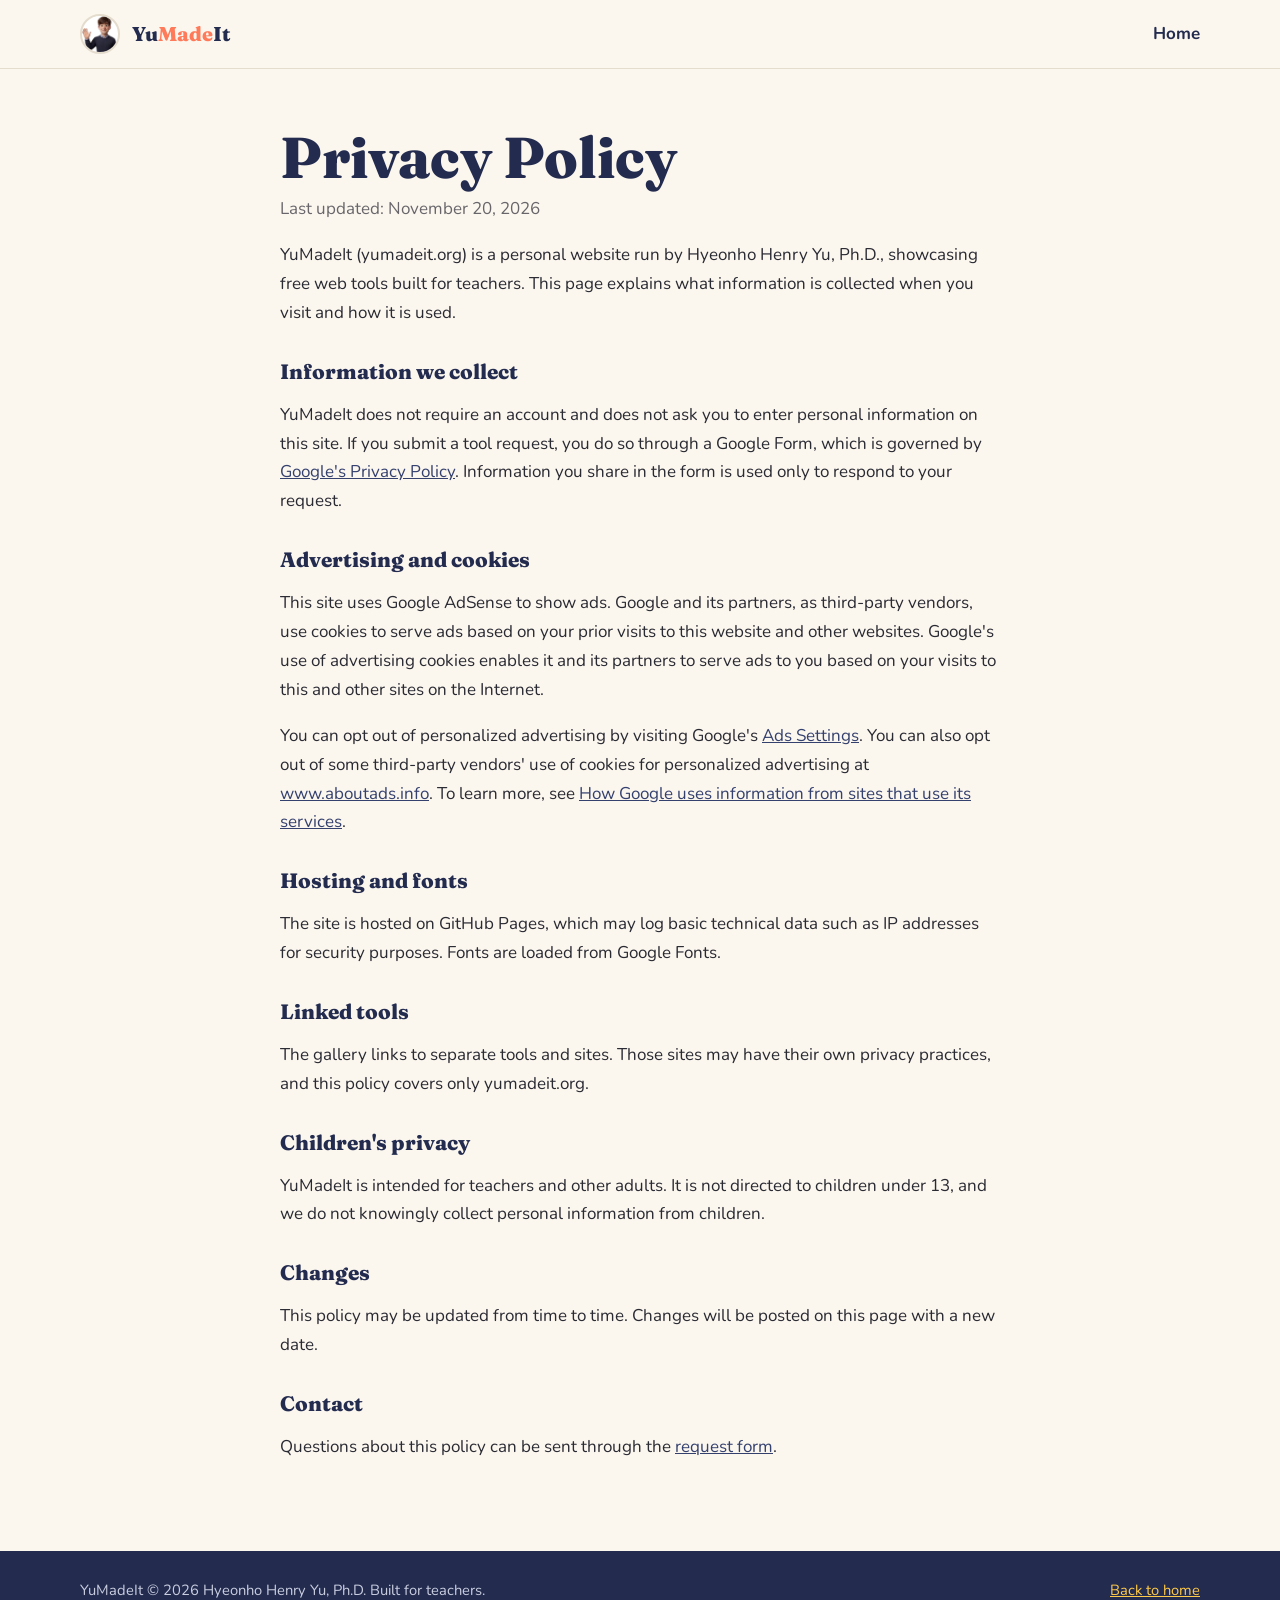
<file: privacy.html>
<!DOCTYPE html>
<html lang="en">
<head>
  <meta charset="UTF-8" />
  <meta name="viewport" content="width=device-width, initial-scale=1.0" />
  <title>Privacy Policy | YuMadeIt</title>
  <link rel="icon" href="assets/avatar/wave.webp" />
  <link rel="preconnect" href="https://fonts.googleapis.com" />
  <link rel="preconnect" href="https://fonts.gstatic.com" crossorigin />
  <link href="https://fonts.googleapis.com/css2?family=Fraunces:opsz,wght@9..144,600;9..144,800&family=Nunito:wght@400;600;700;800&display=swap" rel="stylesheet" />
  <link rel="stylesheet" href="styles.css?v=20261119g" />
  <script async src="https://pagead2.googlesyndication.com/pagead/js/adsbygoogle.js?client=ca-pub-1013894228460402"
     crossorigin="anonymous"></script>
  <style>
    .policy { max-width: 760px; margin: 0 auto; padding: 56px 20px 72px; line-height: 1.7; }
    .policy h1 { font-family: 'Fraunces', serif; margin-bottom: 4px; }
    .policy h2 { font-family: 'Fraunces', serif; margin-top: 32px; font-size: 1.3rem; }
    .policy .updated { opacity: .7; margin-top: 0; }
  </style>
</head>
<body>
  <header class="nav">
    <div class="wrap nav-inner">
      <a href="index.html" class="brand">
        <img src="assets/avatar/wave.webp" alt="" class="brand-face" />
        <span><b class="brand-yu">Yu</b><b>Made</b><b class="brand-it">It</b></span>
      </a>
      <nav class="nav-links" aria-label="Main">
        <a href="index.html">Home</a>
      </nav>
    </div>
  </header>

  <main class="policy">
    <h1>Privacy Policy</h1>
    <p class="updated">Last updated: November 20, 2026</p>

    <p>YuMadeIt (yumadeit.org) is a personal website run by Hyeonho Henry Yu, Ph.D., showcasing free web tools built for teachers. This page explains what information is collected when you visit and how it is used.</p>

    <h2>Information we collect</h2>
    <p>YuMadeIt does not require an account and does not ask you to enter personal information on this site. If you submit a tool request, you do so through a Google Form, which is governed by <a href="https://policies.google.com/privacy" target="_blank" rel="noopener">Google's Privacy Policy</a>. Information you share in the form is used only to respond to your request.</p>

    <h2>Advertising and cookies</h2>
    <p>This site uses Google AdSense to show ads. Google and its partners, as third-party vendors, use cookies to serve ads based on your prior visits to this website and other websites. Google's use of advertising cookies enables it and its partners to serve ads to you based on your visits to this and other sites on the Internet.</p>
    <p>You can opt out of personalized advertising by visiting Google's <a href="https://adssettings.google.com" target="_blank" rel="noopener">Ads Settings</a>. You can also opt out of some third-party vendors' use of cookies for personalized advertising at <a href="https://www.aboutads.info/choices/" target="_blank" rel="noopener">www.aboutads.info</a>. To learn more, see <a href="https://policies.google.com/technologies/partner-sites" target="_blank" rel="noopener">How Google uses information from sites that use its services</a>.</p>

    <h2>Hosting and fonts</h2>
    <p>The site is hosted on GitHub Pages, which may log basic technical data such as IP addresses for security purposes. Fonts are loaded from Google Fonts.</p>

    <h2>Linked tools</h2>
    <p>The gallery links to separate tools and sites. Those sites may have their own privacy practices, and this policy covers only yumadeit.org.</p>

    <h2>Children's privacy</h2>
    <p>YuMadeIt is intended for teachers and other adults. It is not directed to children under 13, and we do not knowingly collect personal information from children.</p>

    <h2>Changes</h2>
    <p>This policy may be updated from time to time. Changes will be posted on this page with a new date.</p>

    <h2>Contact</h2>
    <p>Questions about this policy can be sent through the <a href="https://forms.gle/5sB7YiERwMZtrbUZ9" target="_blank" rel="noopener">request form</a>.</p>
  </main>

  <footer class="footer">
    <div class="wrap footer-inner">
      <p>YuMadeIt &copy; 2026 Hyeonho Henry Yu, Ph.D. Built for teachers.</p>
      <p><a href="index.html">Back to home</a></p>
    </div>
  </footer>
</body>
</html>
</file>
<file: styles.css>
:root {
  --navy: #232c4f;
  --navy-2: #34406e;
  --cream: #fbf6ee;
  --tint: #f2ebdf;
  --sun: #ffc94a;
  --coral: #ff7a59;
  --ink: #2a2a33;
  --muted: #5d6070;
  --line: #e4dccd;
  --radius: 22px;
  --shadow: 0 10px 30px rgba(35, 44, 79, 0.10);
}

* { box-sizing: border-box; }
html { scroll-behavior: smooth; scroll-padding-top: 80px; }
body {
  margin: 0;
  font-family: "Nunito", system-ui, sans-serif;
  color: var(--ink);
  background: var(--cream);
  line-height: 1.6;
  font-size: 17px;
}
img { max-width: 100%; display: block; }
a { color: var(--navy-2); }
h1, h2, h3 { font-family: "Fraunces", Georgia, serif; color: var(--navy); line-height: 1.15; margin: 0 0 .5em; }
h1 { font-size: clamp(2.2rem, 5vw, 3.6rem); font-weight: 800; }
h2 { font-size: clamp(1.8rem, 3.5vw, 2.5rem); font-weight: 800; }
h3 { font-size: 1.25rem; font-weight: 600; }
.wrap { width: min(1120px, 92vw); margin: 0 auto; }

.eyebrow {
  display: inline-block;
  font-weight: 800;
  font-size: .8rem;
  letter-spacing: .12em;
  text-transform: uppercase;
  color: var(--coral);
  margin: 0 0 .6em;
}
.sub, .lead { color: var(--muted); }
.lead { font-size: 1.15rem; max-width: 34em; }

/* Buttons */
[hidden] { display: none !important; }

.btn {
  display: inline-block;
  background: var(--navy);
  color: #fff;
  text-decoration: none;
  font-weight: 800;
  padding: .85em 1.5em;
  border-radius: 999px;
  border: 2px solid var(--navy);
  transition: transform .15s ease, box-shadow .15s ease, background .15s;
}
.btn:hover { transform: translateY(-2px); box-shadow: 0 8px 18px rgba(35,44,79,.22); }
.btn-ghost { background: transparent; color: var(--navy); }
.btn-ghost:hover { background: #fff; }
.btn-small { padding: .5em 1.1em; font-size: .92rem; }
.btn-coffee { background: var(--sun); border-color: var(--sun); color: var(--navy); }

/* Nav */
.nav {
  position: sticky; top: 0; z-index: 50;
  background: rgba(251, 246, 238, .88);
  backdrop-filter: blur(10px);
  border-bottom: 1px solid var(--line);
}
.nav-inner { display: flex; align-items: center; justify-content: space-between; height: 68px; }
.brand { display: flex; align-items: center; gap: .6em; text-decoration: none; color: var(--navy); font-family: "Fraunces", serif; font-size: 1.25rem; }
.brand b { font-weight: 800; color: var(--coral); }
.brand b.brand-it, .brand b.brand-yu { color: var(--navy); }
.brand-face { width: 40px; height: 40px; object-fit: cover; object-position: top; border-radius: 50%; background: #fff; border: 2px solid var(--line); }
.nav-links { display: flex; align-items: center; gap: 1.4em; }
.nav-links a:not(.btn) { text-decoration: none; font-weight: 700; color: var(--navy); }
.nav-links a:not(.btn):hover { color: var(--coral); }

/* Hero */
.hero { padding: 56px 0 40px; overflow: hidden; }
.hero-inner { display: grid; grid-template-columns: 1.2fr 1fr; gap: 40px; align-items: center; }
.hl { color: var(--coral); }
.hero-cta { display: flex; gap: .8em; flex-wrap: wrap; margin-top: 1.6em; }
.hero-art { position: relative; display: flex; justify-content: center; }
/* Figure pops out of the top of the circle; the bottom is clipped by the circle edge */
.hero-figure {
  position: relative; width: min(440px, 82vw); aspect-ratio: 1 / 1.2;
  -webkit-mask: linear-gradient(#000, #000) top / 100% 58.5% no-repeat,
                radial-gradient(circle closest-side at 50% 58.4%, #000 99.5%, transparent 100%);
          mask: linear-gradient(#000, #000) top / 100% 58.5% no-repeat,
                radial-gradient(circle closest-side at 50% 58.4%, #000 99.5%, transparent 100%);
}
.blob {
  position: absolute; left: 0; right: 0; top: 16.7%; aspect-ratio: 1; border-radius: 50%;
  background: radial-gradient(circle at 32% 28%, #ffd77a, #ffb13b 55%, #ff8a50);
  box-shadow: inset -22px -28px 60px rgba(200,90,40,.28), inset 18px 20px 46px rgba(255,255,255,.4);
}
.avatar-hero {
  position: absolute; left: 50%; bottom: -3%; height: 102%; width: auto; max-width: none;
  transform: translateX(-50%);
  filter: drop-shadow(0 2px 2px rgba(35,44,79,.18)) drop-shadow(0 18px 24px rgba(35,44,79,.25));
}
.hero-art::after {
  content: ""; position: absolute; left: 50%; bottom: -14px; width: 60%; height: 28px;
  transform: translateX(-50%); z-index: -1;
  background: radial-gradient(ellipse at center, rgba(255,140,60,.35), transparent 70%); filter: blur(6px);
}
.bubble {
  position: absolute; top: 6%; right: 2%;
  background: #fff; color: var(--navy);
  font-weight: 800; padding: .6em 1em; border-radius: 18px 18px 18px 4px;
  box-shadow: var(--shadow);
  animation: bob 3s ease-in-out infinite;
}
@keyframes bob { 50% { transform: translateY(-6px); } }

/* Sections */
.section { padding: 80px 0; }
.section-tint { background: var(--tint); }
.section-head { margin-bottom: 36px; }
.section-head.center { text-align: center; }
.with-avatar { display: flex; align-items: flex-end; gap: 20px; }
.avatar-side { height: 200px; width: auto; flex-shrink: 0; }
.avatar-side, .avatar-step, .avatar-point { filter: drop-shadow(0 2px 2px rgba(35,44,79,.15)) drop-shadow(0 12px 14px rgba(35,44,79,.18)); }

/* Gallery */
.grid { display: grid; grid-template-columns: repeat(auto-fill, minmax(280px, 1fr)); gap: 24px; }
.card {
  background: #fff; border-radius: var(--radius); overflow: hidden;
  text-decoration: none; color: inherit;
  box-shadow: var(--shadow);
  display: flex; flex-direction: column;
  transition: transform .2s ease, box-shadow .2s ease;
  border: 1px solid var(--line);
}
.card:hover { transform: translateY(-6px); box-shadow: 0 18px 40px rgba(35,44,79,.16); }
.card-thumb {
  position: relative; aspect-ratio: 16 / 9;
  background: var(--c);
  background-image: radial-gradient(circle at 80% 20%, rgba(255,255,255,.35), transparent 45%),
                    radial-gradient(circle at 10% 90%, rgba(0,0,0,.12), transparent 50%);
  display: grid; place-items: center;
}
.card-thumb img, .feature-thumb img { position: absolute; inset: 0; width: 100%; height: 100%; object-fit: cover; object-position: top; }
.card-thumb, .feature-thumb { overflow: hidden; }
.card-thumb .grade, .card-thumb .cat, .feature-thumb .grade { z-index: 2; }
.card:hover .card-thumb img { transform: scale(1.04); }
.card-thumb img { transition: transform .4s ease; }
.mark { font-family: "Fraunces", serif; font-weight: 800; font-size: 4rem; color: #fff; text-shadow: 0 4px 0 rgba(0,0,0,.12); }
.grade {
  position: absolute; top: 12px; left: 12px;
  background: #fff; color: var(--navy); font-weight: 800; font-size: .8rem;
  padding: .25em .7em; border-radius: 999px;
}
.card-body { padding: 20px 22px 22px; display: flex; flex-direction: column; flex: 1; }
.card-body h3 { margin-bottom: .15em; }
.card-body p { margin: 0 0 .8em; color: var(--muted); font-size: .97rem; }
.card-body .tagline { color: var(--c); font-weight: 800; }
.tags { list-style: none; padding: 0; margin: 0 0 1em; display: flex; flex-wrap: wrap; gap: 6px; }
.tags li { background: var(--tint); font-size: .8rem; font-weight: 700; padding: .2em .7em; border-radius: 999px; color: var(--navy); }
.try { margin-top: auto; font-weight: 800; color: var(--navy); }
.card-next { border: 2px dashed #cfc4b0; background: transparent; box-shadow: none; }
.card-next-inner { flex: 1; display: flex; flex-direction: column; align-items: center; justify-content: center; text-align: center; padding: 40px 24px; min-height: 280px; }
.card-next p { color: var(--muted); }
.plus { width: 64px; height: 64px; border-radius: 50%; background: var(--sun); color: var(--navy); font-size: 2.4rem; font-weight: 800; display: grid; place-items: center; margin-bottom: 14px; }

/* Today's Pick */
.pick {
  display: grid; grid-template-columns: 260px 1fr; gap: 0; margin-bottom: 28px;
  background: var(--cream); border: 2px solid var(--sun); border-radius: 28px; overflow: hidden;
  box-shadow: var(--shadow);
}
.pick[hidden] { display: none; }
.pick-label {
  display: flex; flex-direction: column; align-items: center; justify-content: center; text-align: center;
  gap: 6px; padding: 22px 20px; background: #fff3cf;
}
.pick-avatar {
  width: 128px; height: 128px; border-radius: 50%; overflow: hidden; flex-shrink: 0;
  background: #fff; border: 4px solid var(--sun); box-shadow: 0 8px 18px rgba(35,44,79,.15);
  display: flex; justify-content: center; align-items: flex-start;
}
.pick-avatar img { width: 112px; height: auto; max-width: none; flex-shrink: 0; margin-top: 8px; }
.pick-title {
  margin: .25em 0 0; font-family: "Fraunces", serif; font-weight: 800; font-size: 2rem; line-height: 1.05;
  color: var(--coral); letter-spacing: -.01em;
}
.pick-note { margin: .2em 0 .8em; color: var(--muted); font-size: .92rem; }
.pick-next {
  font: inherit; font-weight: 800; font-size: .88rem; color: var(--navy); cursor: pointer;
  background: #fff; border: 1.5px solid var(--navy); border-radius: 999px; padding: .4em 1em;
  transition: background .15s ease;
}
.pick-next:hover { background: var(--sun); }
.pick-card {
  display: grid; grid-template-columns: minmax(220px, 42%) 1fr; text-decoration: none; color: inherit;
  background: #fff; transition: background .2s ease;
}
.pick-card:hover { background: #fffdf8; }
.pick-card:hover .card-thumb img { transform: scale(1.04); }
.pick-card { align-items: center; }
.pick-thumb { aspect-ratio: 16 / 9; margin: 18px 0 18px 18px; border-radius: 16px; }
.pick-body { padding: 24px 28px; display: flex; flex-direction: column; }
.pick-body h3 { font-size: 1.5rem; margin-bottom: .15em; }
.pick-body p { margin: 0 0 .8em; color: var(--muted); }
.pick-body .tagline { color: var(--c); font-weight: 800; }
@media (max-width: 860px) {
  .pick { grid-template-columns: 1fr; }
  .pick-label { flex-direction: row; text-align: left; justify-content: flex-start; gap: 16px; }
  .pick-avatar { width: 96px; height: 96px; }
  .pick-avatar img { width: 84px; margin-top: 6px; }
  .pick-title { font-size: 1.7rem; }
  .pick-card { grid-template-columns: 1fr; }
  .pick-thumb { margin: 0; border-radius: 0; }
}

/* Featured */
.section-soft { background: #fff; border-top: 1px solid var(--line); border-bottom: 1px solid var(--line); }
.featured { display: grid; grid-template-columns: 1fr 1fr; gap: 28px; }
.feature {
  display: flex; flex-direction: column; text-decoration: none; color: inherit;
  background: #fff; border-radius: 28px; overflow: hidden; border: 1px solid var(--line);
  box-shadow: 0 16px 40px rgba(35,44,79,.12);
  transition: transform .2s ease, box-shadow .2s ease;
}
.feature:hover { transform: translateY(-6px); box-shadow: 0 24px 50px rgba(35,44,79,.18); }
.feature-thumb {
  position: relative; aspect-ratio: 16 / 8; display: grid; place-items: center;
  background: var(--c);
  background-image: radial-gradient(circle at 85% 15%, rgba(255,255,255,.4), transparent 40%),
                    radial-gradient(circle at 10% 100%, rgba(0,0,0,.18), transparent 55%),
                    repeating-linear-gradient(45deg, rgba(255,255,255,.06) 0 14px, transparent 14px 28px);
}
.feature-thumb .mark { font-size: 6rem; }
.feature-body { padding: 26px 28px 30px; display: flex; flex-direction: column; flex: 1; }
.feature-body .feature-tag { color: var(--c); font-weight: 800; margin: 0 0 .2em; }
.feature-body h3 { font-size: 1.9rem; font-weight: 800; }
.feature-body > p { color: var(--muted); margin: 0 0 1em; }
.checks { list-style: none; padding: 0; margin: 0 0 1.4em; }
.checks li { position: relative; padding-left: 1.6em; margin-bottom: .4em; font-size: .97rem; }
.checks li::before {
  content: ""; position: absolute; left: 0; top: .45em; width: .9em; height: .9em; border-radius: 50%;
  background: var(--c); box-shadow: inset 0 0 0 3px #fff, 0 0 0 1.5px var(--c);
}
.feature-btn { align-self: flex-start; margin-top: auto; background: var(--c); border-color: var(--c); }

/* Toolbar */
.toolbar { display: flex; flex-wrap: wrap; gap: 14px; justify-content: space-between; align-items: center; margin-bottom: 26px; }
.chips { display: flex; flex-wrap: wrap; gap: 8px; }
.chip {
  font: inherit; font-weight: 700; font-size: .92rem; cursor: pointer;
  background: var(--cream); color: var(--navy); border: 1.5px solid var(--line);
  padding: .45em 1em; border-radius: 999px; transition: all .15s;
}
.chip span { opacity: .55; font-weight: 800; margin-left: .2em; }
.chip:hover { border-color: var(--navy); }
.chip.on { background: var(--navy); color: #fff; border-color: var(--navy); }
.chip.on span { opacity: .8; }
.search { position: relative; flex: 0 1 300px; }
.search svg { position: absolute; left: 14px; top: 50%; width: 18px; height: 18px; transform: translateY(-50%); fill: none; stroke: var(--muted); stroke-width: 2.2; stroke-linecap: round; }
.search input {
  width: 100%; font: inherit; font-size: .95rem; padding: .65em 1em .65em 2.6em;
  border: 1.5px solid var(--line); border-radius: 999px; background: var(--cream); color: var(--ink);
}
.search input:focus { outline: none; border-color: var(--navy); background: #fff; }
.sr-only { position: absolute; width: 1px; height: 1px; overflow: hidden; clip: rect(0 0 0 0); }
.empty { text-align: center; color: var(--muted); padding: 30px 0; }
.more-wrap { text-align: center; margin-top: 30px; }
.cat {
  position: absolute; top: 12px; right: 12px;
  background: rgba(0,0,0,.28); color: #fff; font-weight: 800; font-size: .75rem;
  padding: .25em .7em; border-radius: 999px; backdrop-filter: blur(4px);
}

.star-btn {
  position: absolute; left: 12px; bottom: 12px; z-index: 3;
  width: 38px; height: 38px; border-radius: 50%; display: grid; place-items: center;
  background: rgba(255,255,255,.92); color: var(--navy); font-size: 1.35rem; line-height: 1;
  box-shadow: 0 2px 8px rgba(0,0,0,.18); cursor: pointer; transition: transform .15s;
}
.star-btn:hover { transform: scale(1.12); }
.star-btn:focus-visible { outline: 3px solid var(--navy); outline-offset: 2px; }
.star-btn.on { background: var(--sun); color: var(--navy); }
.chip .star { font-style: normal; color: #e0a800; }
.chip-fav.on .star { color: var(--sun); }

/* Steps */
.steps { list-style: none; padding: 0; margin: 0; display: grid; grid-template-columns: repeat(4, 1fr); gap: 22px; }
.step {
  background: #fff; border-radius: var(--radius); padding: 22px 20px 26px;
  text-align: center; position: relative; box-shadow: var(--shadow);
}
.avatar-step { height: 190px; width: auto; margin: 0 auto 10px; object-fit: contain; }
.step-num {
  position: absolute; top: 16px; left: 16px;
  width: 34px; height: 34px; border-radius: 50%;
  background: var(--coral); color: #fff; font-weight: 800;
  display: grid; place-items: center;
}
.step p { color: var(--muted); margin: 0; font-size: .97rem; }

/* Request */
.request { display: grid; grid-template-columns: 1fr 1.4fr; gap: 40px; align-items: start; }
.request-side { position: sticky; top: 100px; }
.avatar-point { height: 240px; width: auto; margin-bottom: 10px; }
.notice {
  background: #fff4d6; border-left: 5px solid var(--sun);
  padding: 14px 16px; border-radius: 12px; margin: 18px 0 22px; font-size: .95rem;
}
.notice strong { display: block; color: var(--navy); }
.form-card { background: #fff; border-radius: var(--radius); box-shadow: var(--shadow); overflow: hidden; border: 1px solid var(--line); }
.form-card iframe { width: 100%; height: 1400px; border: 0; display: block; }

/* About */
.about { display: grid; grid-template-columns: 320px 1fr; gap: 48px; align-items: center; }
.about-img { border-radius: var(--radius); box-shadow: var(--shadow); aspect-ratio: 3 / 4; object-fit: cover; object-position: top; }
.about p { color: var(--muted); }
.about-cta { display: flex; gap: .8em; flex-wrap: wrap; margin-top: 1.2em; }

/* Footer */
.footer { background: var(--navy); color: #c9cde0; padding: 28px 0; font-size: .92rem; }
.footer a { color: var(--sun); }
.footer-inner { display: flex; justify-content: space-between; gap: 1em; flex-wrap: wrap; }
.footer p { margin: 0; }

/* Reveal */
.reveal { opacity: 0; transform: translateY(18px); transition: opacity .6s ease, transform .6s ease; }
.reveal.in { opacity: 1; transform: none; }

/* Responsive */
@media (max-width: 960px) {
  .featured { grid-template-columns: 1fr; }
  .steps { grid-template-columns: repeat(2, 1fr); }
  .request { grid-template-columns: 1fr; }
  .request-side { position: static; }
}
@media (max-width: 760px) {
  .search { flex-basis: 100%; }
  .hero-inner { grid-template-columns: 1fr; text-align: center; }
  .hero-cta { justify-content: center; }
  .lead { margin-inline: auto; }
  .hero-figure { width: min(340px, 80vw); }
  .nav-links a:not(.btn) { display: none; }
  .with-avatar { flex-direction: column; align-items: flex-start; }
  .avatar-side { height: 150px; }
  .about { grid-template-columns: 1fr; }
  .about-img { max-width: 260px; }
  .section { padding: 60px 0; }
}
@media (max-width: 520px) {
  .steps { grid-template-columns: 1fr; }
}
@media (prefers-reduced-motion: reduce) {
  * { animation: none !important; transition: none !important; }
  .reveal { opacity: 1; transform: none; }
}
</file>
